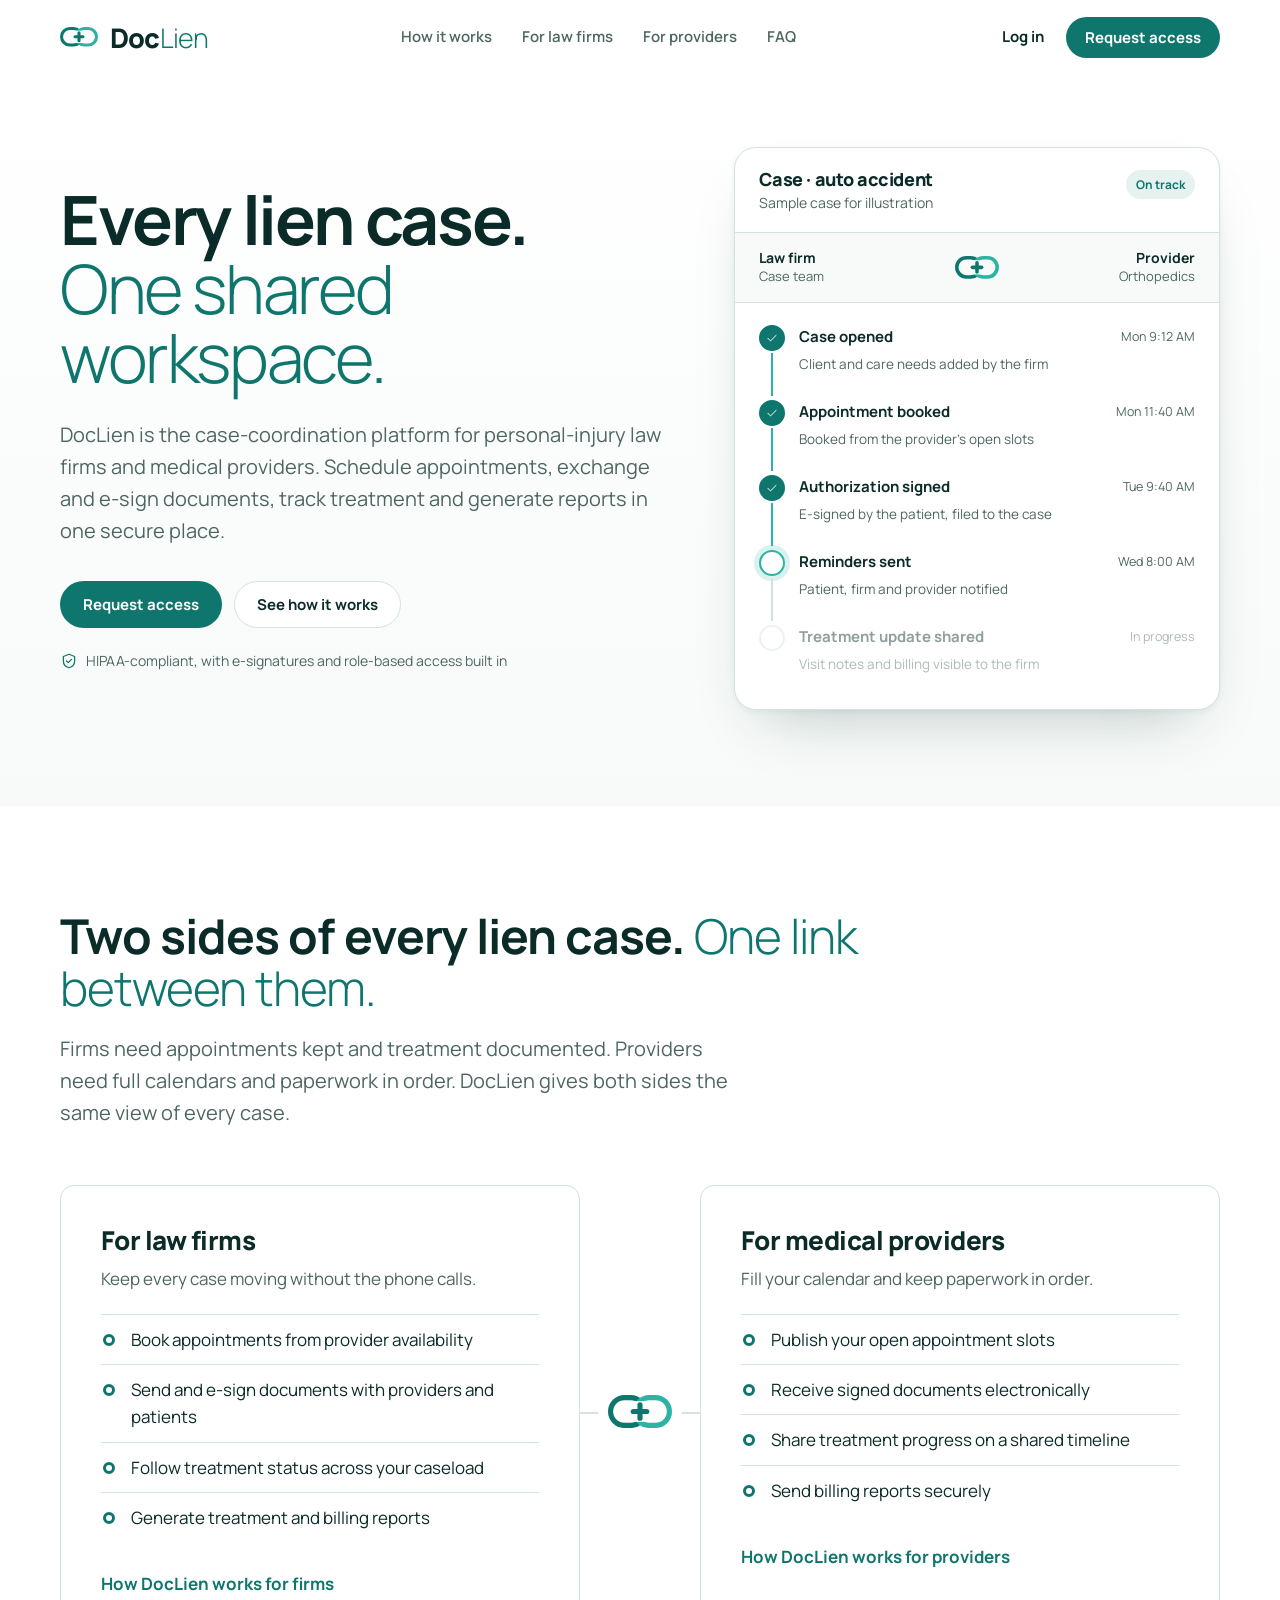
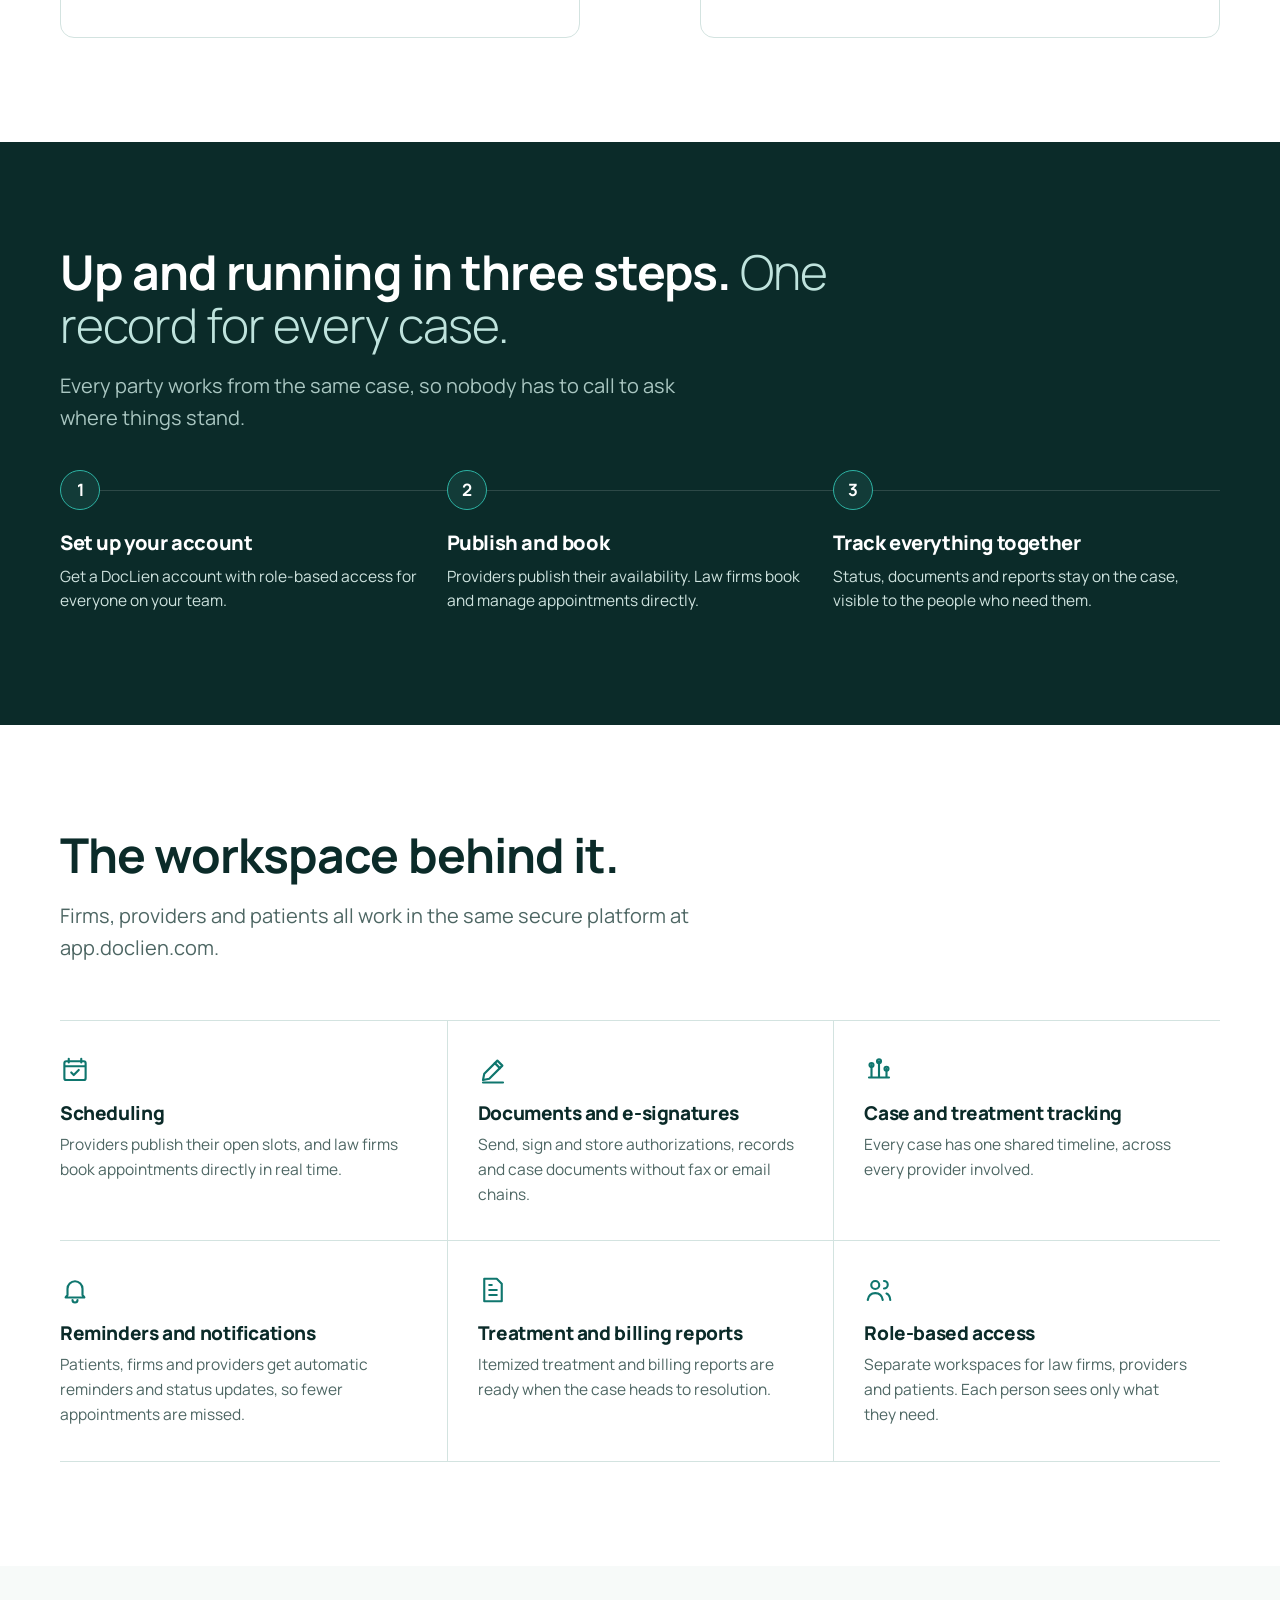
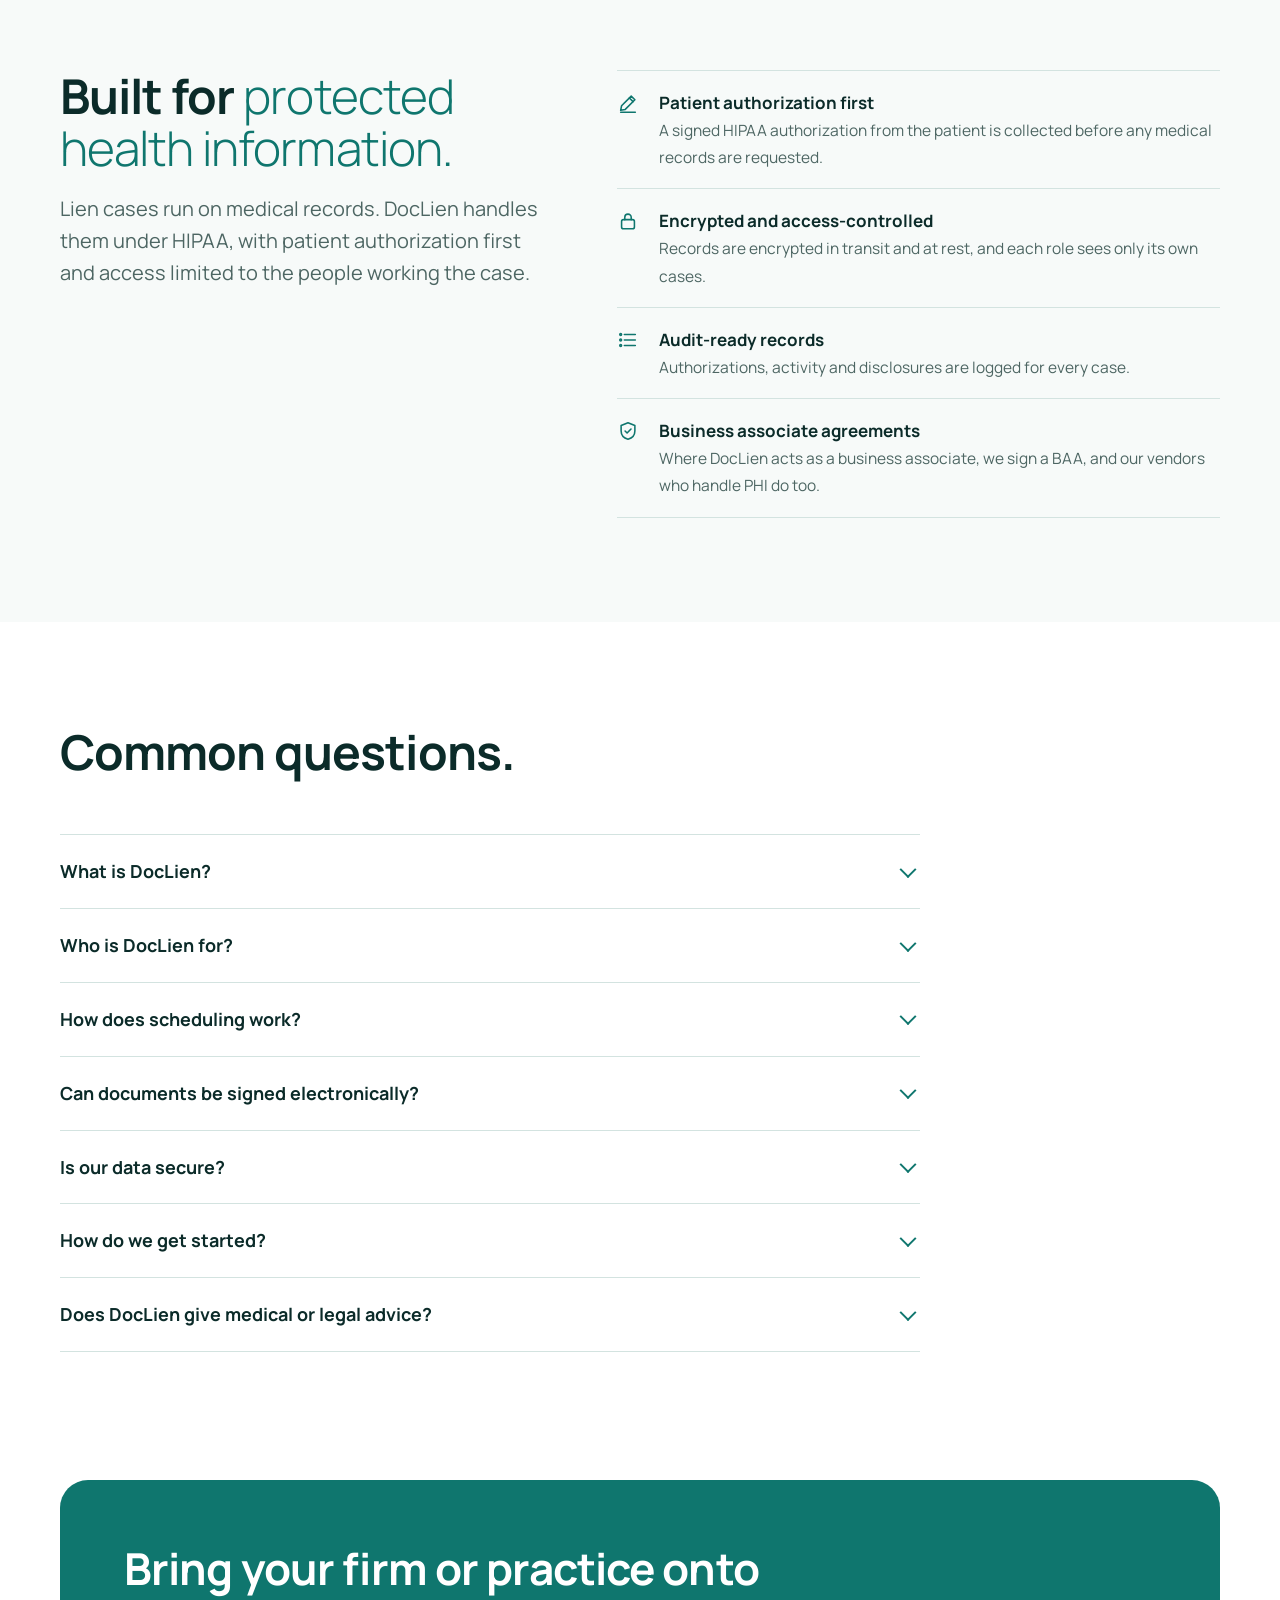
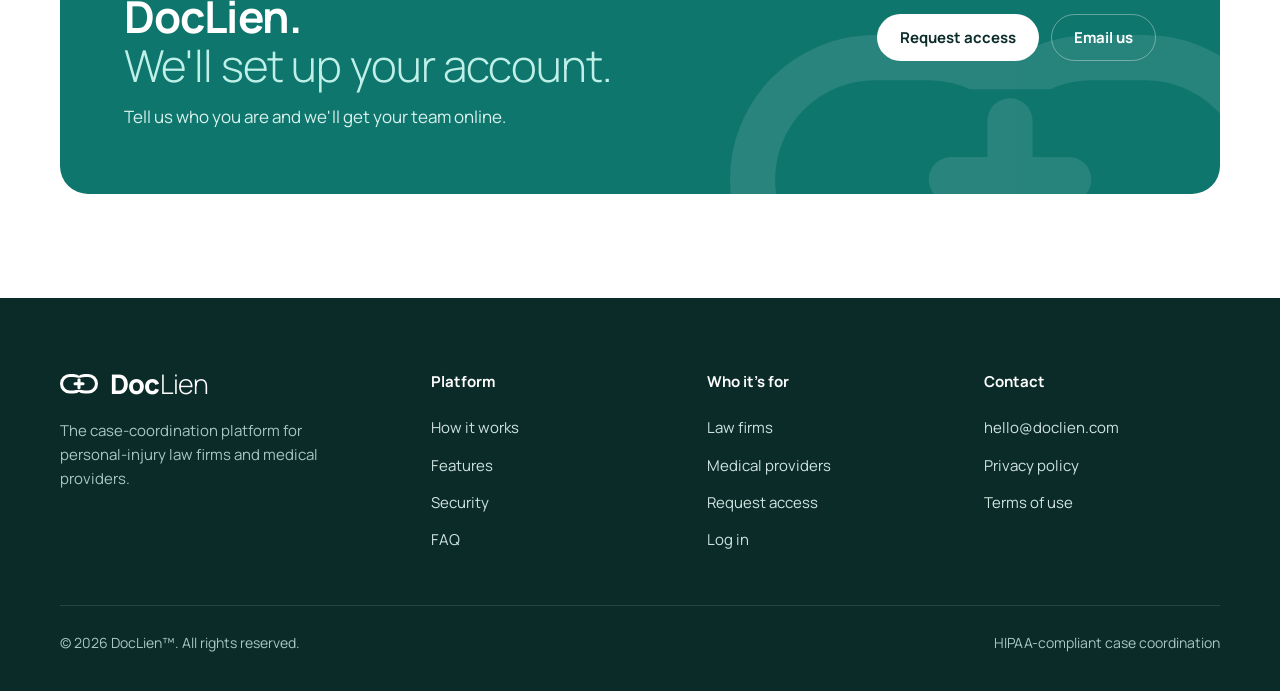
<file: index.html>
<!doctype html>
<html lang="en">
<head>
<meta charset="utf-8">
<meta name="viewport" content="width=device-width,initial-scale=1">
<title>DocLien — Case coordination for personal-injury law firms and medical providers</title>
<meta name="description" content="DocLien is the case-coordination platform for personal-injury law firms and medical providers. Scheduling, document exchange, e-signatures, treatment tracking and reports in one secure workspace.">
<link rel="canonical" href="https://doclien.com/">
<meta property="og:type" content="website"><meta property="og:site_name" content="DocLien">
<meta property="og:title" content="DocLien — Case coordination for personal-injury law firms and medical providers"><meta property="og:description" content="DocLien is the case-coordination platform for personal-injury law firms and medical providers. Scheduling, document exchange, e-signatures, treatment tracking and reports in one secure workspace.">
<meta property="og:url" content="https://doclien.com/"><meta property="og:image" content="https://doclien.com/assets/og.png">
<meta name="theme-color" content="#0F766E">
<link rel="icon" href="/favicon.ico" sizes="32x32">
<link rel="icon" href="/favicon.svg" type="image/svg+xml">
<link rel="apple-touch-icon" href="/apple-touch-icon.png">
<link rel="manifest" href="/site.webmanifest">
<link rel="preload" href="/assets/fonts/manrope.woff2" as="font" type="font/woff2" crossorigin>
<link rel="stylesheet" href="styles.css">
<script type="application/ld+json">{"@context": "https://schema.org", "@type": "Organization", "name": "DocLien", "url": "https://doclien.com/", "logo": "https://doclien.com/favicon-512.png", "email": "hello@doclien.com", "description": "DocLien is the case-coordination platform for personal-injury law firms and medical providers: scheduling, documents, e-signatures, treatment tracking and reports in one secure workspace."}</script>
</head>
<body>
<a class="skip" href="#main">Skip to content</a>
<header class="hdr"><div class="wrap">
<a class="logo" href="index.html" aria-label="DocLien home"><svg class="" viewBox="1 8 62 32" aria-hidden="true" focusable="false"><mask id="dlm6" maskUnits="userSpaceOnUse" x="0" y="0" width="64" height="48"><rect x="0" y="0" width="64" height="48" fill="#fff"/><path d="M32 14V34" stroke="#000" stroke-width="14"/><path d="M22 24H42" stroke="#000" stroke-width="14"/></mask><g mask="url(#dlm6)"><rect x="3.5" y="10.5" width="33" height="27" rx="13.5" fill="none" stroke="#0F766E" stroke-width="5"/><rect x="27.5" y="10.5" width="33" height="27" rx="13.5" fill="none" stroke="#2DB3A4" stroke-width="5"/></g><path d="M32 17.5V30.5" stroke="#0F766E" stroke-width="5" stroke-linecap="round"/><path d="M25.5 24H38.5" stroke="#0F766E" stroke-width="5" stroke-linecap="round"/></svg><span class="wm"><b>Doc</b><span>Lien</span></span></a>
<nav class="nav" aria-label="Main"><a href="index.html#how-it-works">How it works</a><a href="attorneys.html">For law firms</a><a href="providers.html">For providers</a><a href="index.html#faq">FAQ</a></nav>
<div class="hdr-cta"><a class="login" href="https://app.doclien.com">Log in</a><a class="btn btn-primary" href="request-access.html">Request access</a>
<button class="burger" aria-label="Menu" aria-expanded="false" aria-controls="mnav"><span></span></button></div>
</div>
<nav class="mnav" id="mnav" aria-label="Mobile"><a href="index.html#how-it-works">How it works</a><a href="attorneys.html">For law firms</a><a href="providers.html">For providers</a><a href="index.html#faq">FAQ</a><a href="https://app.doclien.com">Log in</a><a class="btn btn-primary" href="request-access.html">Request access</a></nav>
</header>
<main id="main">

<section class="hero"><div class="wrap">
<div>
<h1 class="dl-h"><span class="heavy">Every lien case.</span><span class="light">One shared workspace.</span></h1>
<p class="lede">DocLien is the case-coordination platform for personal-injury law firms and medical providers. Schedule appointments, exchange and e-sign documents, track treatment and generate reports in one secure place.</p>
<div class="hero-ctas"><a class="btn btn-primary" href="request-access.html">Request access</a><a class="btn btn-ghost" href="#how-it-works">See how it works</a></div>
<p class="hero-note"><svg class="" viewBox="0 0 24 24" fill="none" stroke="currentColor" stroke-width="1.7" stroke-linecap="round" stroke-linejoin="round" aria-hidden="true"><path d="M12 3 4.5 6v6c0 4.4 3.2 7.8 7.5 9 4.3-1.2 7.5-4.6 7.5-9V6z"/><path d="m8.8 12 2.2 2.2 4.3-4.4"/></svg>HIPAA-compliant, with e-signatures and role-based access built in</p>
</div>
<div class="case" role="img" aria-label="Example of a DocLien case timeline: case opened, appointment booked, authorization signed, reminders sent, treatment update shared.">
<div class="case-top"><div><h3>Case · auto accident</h3><p>Sample case for illustration</p></div><span class="tag">On track</span></div>
<div class="parties"><div class="party"><b>Law firm</b><span>Case team</span></div><svg class="" viewBox="1 8 62 32" aria-hidden="true" focusable="false"><mask id="dlm1" maskUnits="userSpaceOnUse" x="0" y="0" width="64" height="48"><rect x="0" y="0" width="64" height="48" fill="#fff"/><path d="M32 14V34" stroke="#000" stroke-width="14"/><path d="M22 24H42" stroke="#000" stroke-width="14"/></mask><g mask="url(#dlm1)"><rect x="3.5" y="10.5" width="33" height="27" rx="13.5" fill="none" stroke="#0F766E" stroke-width="5"/><rect x="27.5" y="10.5" width="33" height="27" rx="13.5" fill="none" stroke="#2DB3A4" stroke-width="5"/></g><path d="M32 17.5V30.5" stroke="#0F766E" stroke-width="5" stroke-linecap="round"/><path d="M25.5 24H38.5" stroke="#0F766E" stroke-width="5" stroke-linecap="round"/></svg><div class="party r"><b>Provider</b><span>Orthopedics</span></div></div>
<ol class="steps">
<li class="done"><span class="dot"><svg class="" viewBox="0 0 24 24" fill="none" stroke="currentColor" stroke-width="1.7" stroke-linecap="round" stroke-linejoin="round" aria-hidden="true"><path d="m5 12.5 4.5 4.5L19 7.5"/></svg></span><div><b>Case opened</b><span>Client and care needs added by the firm</span></div><time>Mon 9:12 AM</time></li>
<li class="done"><span class="dot"><svg class="" viewBox="0 0 24 24" fill="none" stroke="currentColor" stroke-width="1.7" stroke-linecap="round" stroke-linejoin="round" aria-hidden="true"><path d="m5 12.5 4.5 4.5L19 7.5"/></svg></span><div><b>Appointment booked</b><span>Booked from the provider's open slots</span></div><time>Mon 11:40 AM</time></li>
<li class="done"><span class="dot"><svg class="" viewBox="0 0 24 24" fill="none" stroke="currentColor" stroke-width="1.7" stroke-linecap="round" stroke-linejoin="round" aria-hidden="true"><path d="m5 12.5 4.5 4.5L19 7.5"/></svg></span><div><b>Authorization signed</b><span>E-signed by the patient, filed to the case</span></div><time>Tue 9:40 AM</time></li>
<li class="done"><span class="dot"><svg class="" viewBox="0 0 24 24" fill="none" stroke="currentColor" stroke-width="1.7" stroke-linecap="round" stroke-linejoin="round" aria-hidden="true"><path d="m5 12.5 4.5 4.5L19 7.5"/></svg></span><div><b>Reminders sent</b><span>Patient, firm and provider notified</span></div><time>Wed 8:00 AM</time></li>
<li class="now"><span class="dot"><svg class="" viewBox="0 0 24 24" fill="none" stroke="currentColor" stroke-width="1.7" stroke-linecap="round" stroke-linejoin="round" aria-hidden="true"><path d="m5 12.5 4.5 4.5L19 7.5"/></svg></span><div><b>Treatment update shared</b><span>Visit notes and billing visible to the firm</span></div><time>In progress</time></li>
</ol>
</div>
</div></section>

<section class="sec"><div class="wrap">
<div class="sec-head"><h2 class="h2">Two sides of every lien case. <span class="light">One link between them.</span></h2>
<p class="lede">Firms need appointments kept and treatment documented. Providers need full calendars and paperwork in order. DocLien gives both sides the same view of every case.</p></div>
<div class="sides">
<div class="side"><h3>For law firms</h3><p>Keep every case moving without the phone calls.</p>
<ul><li>Book appointments from provider availability</li><li>Send and e-sign documents with providers and patients</li><li>Follow treatment status across your caseload</li><li>Generate treatment and billing reports</li></ul>
<a class="more" href="attorneys.html">How DocLien works for firms</a></div>
<div class="link"><span><svg class="" viewBox="1 8 62 32" aria-hidden="true" focusable="false"><mask id="dlm2" maskUnits="userSpaceOnUse" x="0" y="0" width="64" height="48"><rect x="0" y="0" width="64" height="48" fill="#fff"/><path d="M32 14V34" stroke="#000" stroke-width="14"/><path d="M22 24H42" stroke="#000" stroke-width="14"/></mask><g mask="url(#dlm2)"><rect x="3.5" y="10.5" width="33" height="27" rx="13.5" fill="none" stroke="#0F766E" stroke-width="5"/><rect x="27.5" y="10.5" width="33" height="27" rx="13.5" fill="none" stroke="#2DB3A4" stroke-width="5"/></g><path d="M32 17.5V30.5" stroke="#0F766E" stroke-width="5" stroke-linecap="round"/><path d="M25.5 24H38.5" stroke="#0F766E" stroke-width="5" stroke-linecap="round"/></svg></span></div>
<div class="side prov"><h3>For medical providers</h3><p>Fill your calendar and keep paperwork in order.</p>
<ul><li>Publish your open appointment slots</li><li>Receive signed documents electronically</li><li>Share treatment progress on a shared timeline</li><li>Send billing reports securely</li></ul>
<a class="more" href="providers.html">How DocLien works for providers</a></div>
</div>
</div></section>

<section class="sec dark" id="how-it-works"><div class="wrap">
<div class="sec-head"><h2 class="h2">Up and running in three steps. <span class="light">One record for every case.</span></h2>
<p class="lede">Every party works from the same case, so nobody has to call to ask where things stand.</p></div>
<ol class="flow flow3">
<li><h3>Set up your account</h3><p>Get a DocLien account with role-based access for everyone on your team.</p></li>
<li><h3>Publish and book</h3><p>Providers publish their availability. Law firms book and manage appointments directly.</p></li>
<li><h3>Track everything together</h3><p>Status, documents and reports stay on the case, visible to the people who need them.</p></li>
</ol>
</div></section>

<section class="sec" id="platform"><div class="wrap">
<div class="sec-head"><h2 class="h2">The workspace behind it.</h2>
<p class="lede">Firms, providers and patients all work in the same secure platform at app.doclien.com.</p></div>
<div class="feats"><div class="feat"><svg class="" viewBox="0 0 24 24" fill="none" stroke="currentColor" stroke-width="1.7" stroke-linecap="round" stroke-linejoin="round" aria-hidden="true"><path d="M7 3v3M17 3v3M3.5 9h17M5 5h14a1.5 1.5 0 0 1 1.5 1.5v12A1.5 1.5 0 0 1 19 20H5a1.5 1.5 0 0 1-1.5-1.5v-12A1.5 1.5 0 0 1 5 5z"/><path d="m9 14 2 2 4-4"/></svg><h3>Scheduling</h3><p>Providers publish their open slots, and law firms book appointments directly in real time.</p></div><div class="feat"><svg class="" viewBox="0 0 24 24" fill="none" stroke="currentColor" stroke-width="1.7" stroke-linecap="round" stroke-linejoin="round" aria-hidden="true"><path d="M15.5 4.5l4 4L9 19l-5 1 1-5z"/><path d="M13.5 6.5l4 4M4 22h16"/></svg><h3>Documents and e-signatures</h3><p>Send, sign and store authorizations, records and case documents without fax or email chains.</p></div><div class="feat"><svg class="" viewBox="0 0 24 24" fill="none" stroke="currentColor" stroke-width="1.7" stroke-linecap="round" stroke-linejoin="round" aria-hidden="true"><path d="M4 18h16M6 18V8M12 18V5M18 18v-7"/><circle cx="6" cy="8" r="1.6"/><circle cx="12" cy="5" r="1.6"/><circle cx="18" cy="11" r="1.6"/></svg><h3>Case and treatment tracking</h3><p>Every case has one shared timeline, across every provider involved.</p></div><div class="feat"><svg class="" viewBox="0 0 24 24" fill="none" stroke="currentColor" stroke-width="1.7" stroke-linecap="round" stroke-linejoin="round" aria-hidden="true"><path d="M6 16V11a6 6 0 0 1 12 0v5l1.5 2h-15z"/><path d="M10 20a2 2 0 0 0 4 0"/></svg><h3>Reminders and notifications</h3><p>Patients, firms and providers get automatic reminders and status updates, so fewer appointments are missed.</p></div><div class="feat"><svg class="" viewBox="0 0 24 24" fill="none" stroke="currentColor" stroke-width="1.7" stroke-linecap="round" stroke-linejoin="round" aria-hidden="true"><path d="M5 3h10l4 4v14H5z"/><path d="M9 12h6M9 16h6M9 8h2"/></svg><h3>Treatment and billing reports</h3><p>Itemized treatment and billing reports are ready when the case heads to resolution.</p></div><div class="feat"><svg class="" viewBox="0 0 24 24" fill="none" stroke="currentColor" stroke-width="1.7" stroke-linecap="round" stroke-linejoin="round" aria-hidden="true"><circle cx="9" cy="8" r="3.2"/><path d="M3 20c.6-3.5 3-5.5 6-5.5s5.4 2 6 5.5"/><path d="M16 4.8a3 3 0 0 1 0 6M18 14.8c1.7.7 2.8 2.4 3 5.2"/></svg><h3>Role-based access</h3><p>Separate workspaces for law firms, providers and patients. Each person sees only what they need.</p></div></div>
</div></section>

<section class="sec paper" id="security"><div class="wrap secure">
<div><h2 class="h2">Built for <span class="light">protected health information.</span></h2>
<p class="lede" style="margin-top:18px">Lien cases run on medical records. DocLien handles them under HIPAA, with patient authorization first and access limited to the people working the case.</p></div>
<ul class="checks">
<li><svg class="" viewBox="0 0 24 24" fill="none" stroke="currentColor" stroke-width="1.7" stroke-linecap="round" stroke-linejoin="round" aria-hidden="true"><path d="M15.5 4.5l4 4L9 19l-5 1 1-5z"/><path d="M13.5 6.5l4 4M4 22h16"/></svg><div><b>Patient authorization first</b><span>A signed HIPAA authorization from the patient is collected before any medical records are requested.</span></div></li>
<li><svg class="" viewBox="0 0 24 24" fill="none" stroke="currentColor" stroke-width="1.7" stroke-linecap="round" stroke-linejoin="round" aria-hidden="true"><rect x="5" y="10.5" width="14" height="10" rx="2"/><path d="M8.5 10.5V8a3.5 3.5 0 0 1 7 0v2.5"/></svg><div><b>Encrypted and access-controlled</b><span>Records are encrypted in transit and at rest, and each role sees only its own cases.</span></div></li>
<li><svg class="" viewBox="0 0 24 24" fill="none" stroke="currentColor" stroke-width="1.7" stroke-linecap="round" stroke-linejoin="round" aria-hidden="true"><path d="M8 6h12M8 12h12M8 18h12"/><circle cx="4" cy="6" r="1"/><circle cx="4" cy="12" r="1"/><circle cx="4" cy="18" r="1"/></svg><div><b>Audit-ready records</b><span>Authorizations, activity and disclosures are logged for every case.</span></div></li>
<li><svg class="" viewBox="0 0 24 24" fill="none" stroke="currentColor" stroke-width="1.7" stroke-linecap="round" stroke-linejoin="round" aria-hidden="true"><path d="M12 3 4.5 6v6c0 4.4 3.2 7.8 7.5 9 4.3-1.2 7.5-4.6 7.5-9V6z"/><path d="m8.8 12 2.2 2.2 4.3-4.4"/></svg><div><b>Business associate agreements</b><span>Where DocLien acts as a business associate, we sign a BAA, and our vendors who handle PHI do too.</span></div></li>
</ul>
</div></section>

<section class="sec" id="faq"><div class="wrap">
<div class="sec-head"><h2 class="h2">Common questions.</h2></div>
<div class="faq"><details><summary>What is DocLien?</summary><p>DocLien is a case-coordination platform for personal-injury law firms and medical providers. Scheduling, document exchange, e-signatures, treatment tracking and reports all live in one secure workspace.</p></details><details><summary>Who is DocLien for?</summary><p>Law firms that handle personal-injury cases, and the medical providers who treat their clients. Patients also get their own access to sign documents and receive reminders.</p></details><details><summary>How does scheduling work?</summary><p>Providers publish their open appointment slots. Law firms book and manage appointments directly from that availability, and everyone sees the same calendar.</p></details><details><summary>Can documents be signed electronically?</summary><p>Yes. E-signatures are built in, so authorizations and case documents can be sent, signed and stored on the case without printing or faxing.</p></details><details><summary>Is our data secure?</summary><p>DocLien handles protected health information under HIPAA. Data is encrypted in transit and at rest, access is role-based, and activity is logged for every case.</p></details><details><summary>How do we get started?</summary><p>Request access and tell us about your firm or practice. Our team will set up your account and add your users.</p></details><details><summary>Does DocLien give medical or legal advice?</summary><p>No. DocLien provides coordination and administrative tools only. Clinical decisions are made by treating providers, and legal advice comes from the client's attorney.</p></details></div>
</div></section>
<script type="application/ld+json">{"@context": "https://schema.org", "@type": "FAQPage", "mainEntity": [{"@type": "Question", "name": "What is DocLien?", "acceptedAnswer": {"@type": "Answer", "text": "DocLien is a case-coordination platform for personal-injury law firms and medical providers. Scheduling, document exchange, e-signatures, treatment tracking and reports all live in one secure workspace."}}, {"@type": "Question", "name": "Who is DocLien for?", "acceptedAnswer": {"@type": "Answer", "text": "Law firms that handle personal-injury cases, and the medical providers who treat their clients. Patients also get their own access to sign documents and receive reminders."}}, {"@type": "Question", "name": "How does scheduling work?", "acceptedAnswer": {"@type": "Answer", "text": "Providers publish their open appointment slots. Law firms book and manage appointments directly from that availability, and everyone sees the same calendar."}}, {"@type": "Question", "name": "Can documents be signed electronically?", "acceptedAnswer": {"@type": "Answer", "text": "Yes. E-signatures are built in, so authorizations and case documents can be sent, signed and stored on the case without printing or faxing."}}, {"@type": "Question", "name": "Is our data secure?", "acceptedAnswer": {"@type": "Answer", "text": "DocLien handles protected health information under HIPAA. Data is encrypted in transit and at rest, access is role-based, and activity is logged for every case."}}, {"@type": "Question", "name": "How do we get started?", "acceptedAnswer": {"@type": "Answer", "text": "Request access and tell us about your firm or practice. Our team will set up your account and add your users."}}, {"@type": "Question", "name": "Does DocLien give medical or legal advice?", "acceptedAnswer": {"@type": "Answer", "text": "No. DocLien provides coordination and administrative tools only. Clinical decisions are made by treating providers, and legal advice comes from the client's attorney."}}]}</script>
<section class="sec" style="padding-top:24px"><div class="wrap"><div class="cta"><svg class="mark-bg" viewBox="1 8 62 32" aria-hidden="true" focusable="false"><mask id="dlm3" maskUnits="userSpaceOnUse" x="0" y="0" width="64" height="48"><rect x="0" y="0" width="64" height="48" fill="#fff"/><path d="M32 14V34" stroke="#000" stroke-width="14"/><path d="M22 24H42" stroke="#000" stroke-width="14"/></mask><g mask="url(#dlm3)"><rect x="3.5" y="10.5" width="33" height="27" rx="13.5" fill="none" stroke="#FFFFFF" stroke-width="5"/><rect x="27.5" y="10.5" width="33" height="27" rx="13.5" fill="none" stroke="#FFFFFF" stroke-width="5"/></g><path d="M32 17.5V30.5" stroke="#FFFFFF" stroke-width="5" stroke-linecap="round"/><path d="M25.5 24H38.5" stroke="#FFFFFF" stroke-width="5" stroke-linecap="round"/></svg>
<div><h2>Bring your firm or practice onto DocLien.<span class="light">We'll set up your account.</span></h2><p>Tell us who you are and we'll get your team online.</p></div>
<div class="cta-btns"><a class="btn btn-light" href="request-access.html">Request access</a><a class="btn btn-line-light" href="mailto:hello@doclien.com">Email us</a></div>
</div></div></section>
</main>
<footer class="ftr"><div class="wrap">
<div class="top">
<div class="brand"><a class="logo on-dark" href="index.html" aria-label="DocLien home"><svg class="" viewBox="1 8 62 32" aria-hidden="true" focusable="false"><mask id="dlm7" maskUnits="userSpaceOnUse" x="0" y="0" width="64" height="48"><rect x="0" y="0" width="64" height="48" fill="#fff"/><path d="M32 14V34" stroke="#000" stroke-width="14"/><path d="M22 24H42" stroke="#000" stroke-width="14"/></mask><g mask="url(#dlm7)"><rect x="3.5" y="10.5" width="33" height="27" rx="13.5" fill="none" stroke="#FFFFFF" stroke-width="5"/><rect x="27.5" y="10.5" width="33" height="27" rx="13.5" fill="none" stroke="#FFFFFF" stroke-width="5"/></g><path d="M32 17.5V30.5" stroke="#FFFFFF" stroke-width="5" stroke-linecap="round"/><path d="M25.5 24H38.5" stroke="#FFFFFF" stroke-width="5" stroke-linecap="round"/></svg><span class="wm"><b>Doc</b><span>Lien</span></span></a><p>The case-coordination platform for personal-injury law firms and medical providers.</p></div>
<div><h4>Platform</h4><ul><li><a href="index.html#how-it-works">How it works</a></li><li><a href="index.html#platform">Features</a></li><li><a href="index.html#security">Security</a></li><li><a href="index.html#faq">FAQ</a></li></ul></div>
<div><h4>Who it's for</h4><ul><li><a href="attorneys.html">Law firms</a></li><li><a href="providers.html">Medical providers</a></li><li><a href="request-access.html">Request access</a></li><li><a href="https://app.doclien.com">Log in</a></li></ul></div>
<div><h4>Contact</h4><ul><li><a href="mailto:hello@doclien.com">hello@doclien.com</a></li><li><a href="privacy.html">Privacy policy</a></li><li><a href="terms.html">Terms of use</a></li></ul></div>
</div>
<div class="bottom"><span>© 2026 DocLien™. All rights reserved.</span><span>HIPAA-compliant case coordination</span></div>
</div></footer>
<script src="site.js" defer></script>
</body>
</html>
</file>
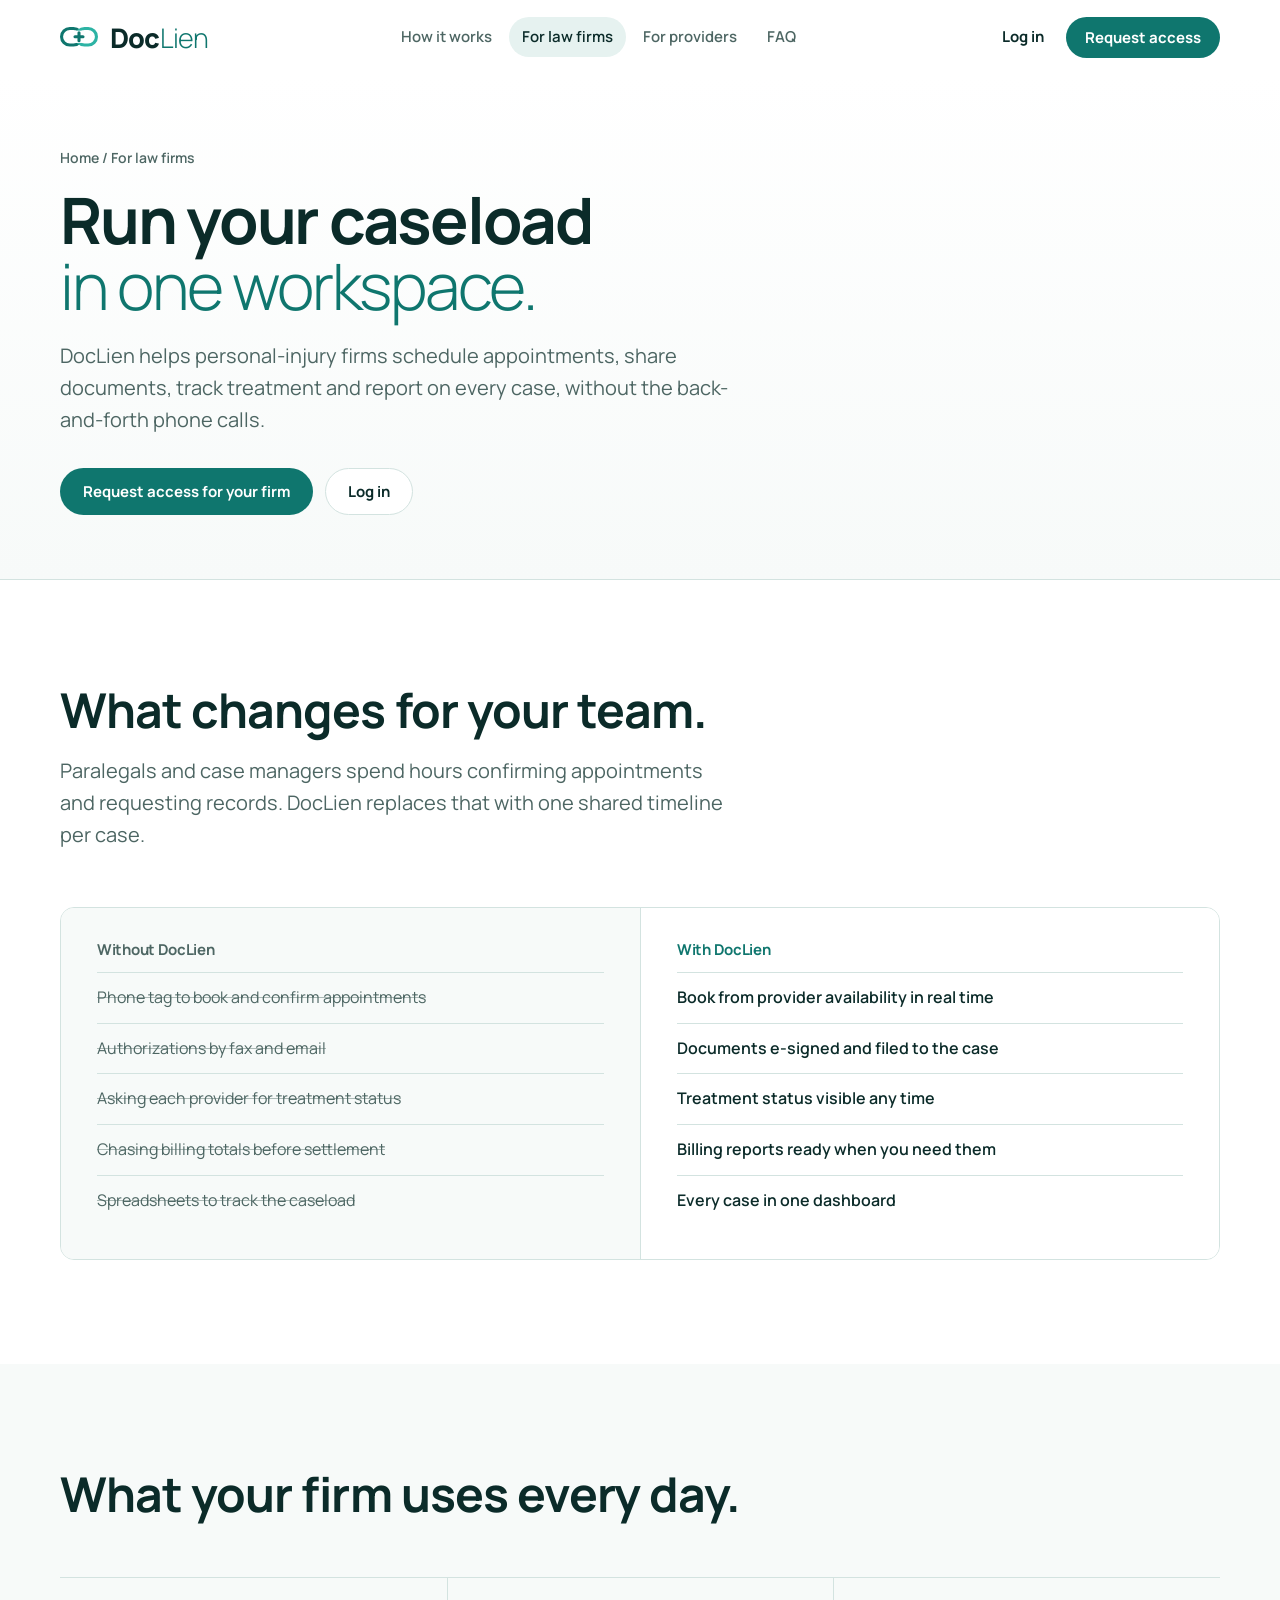
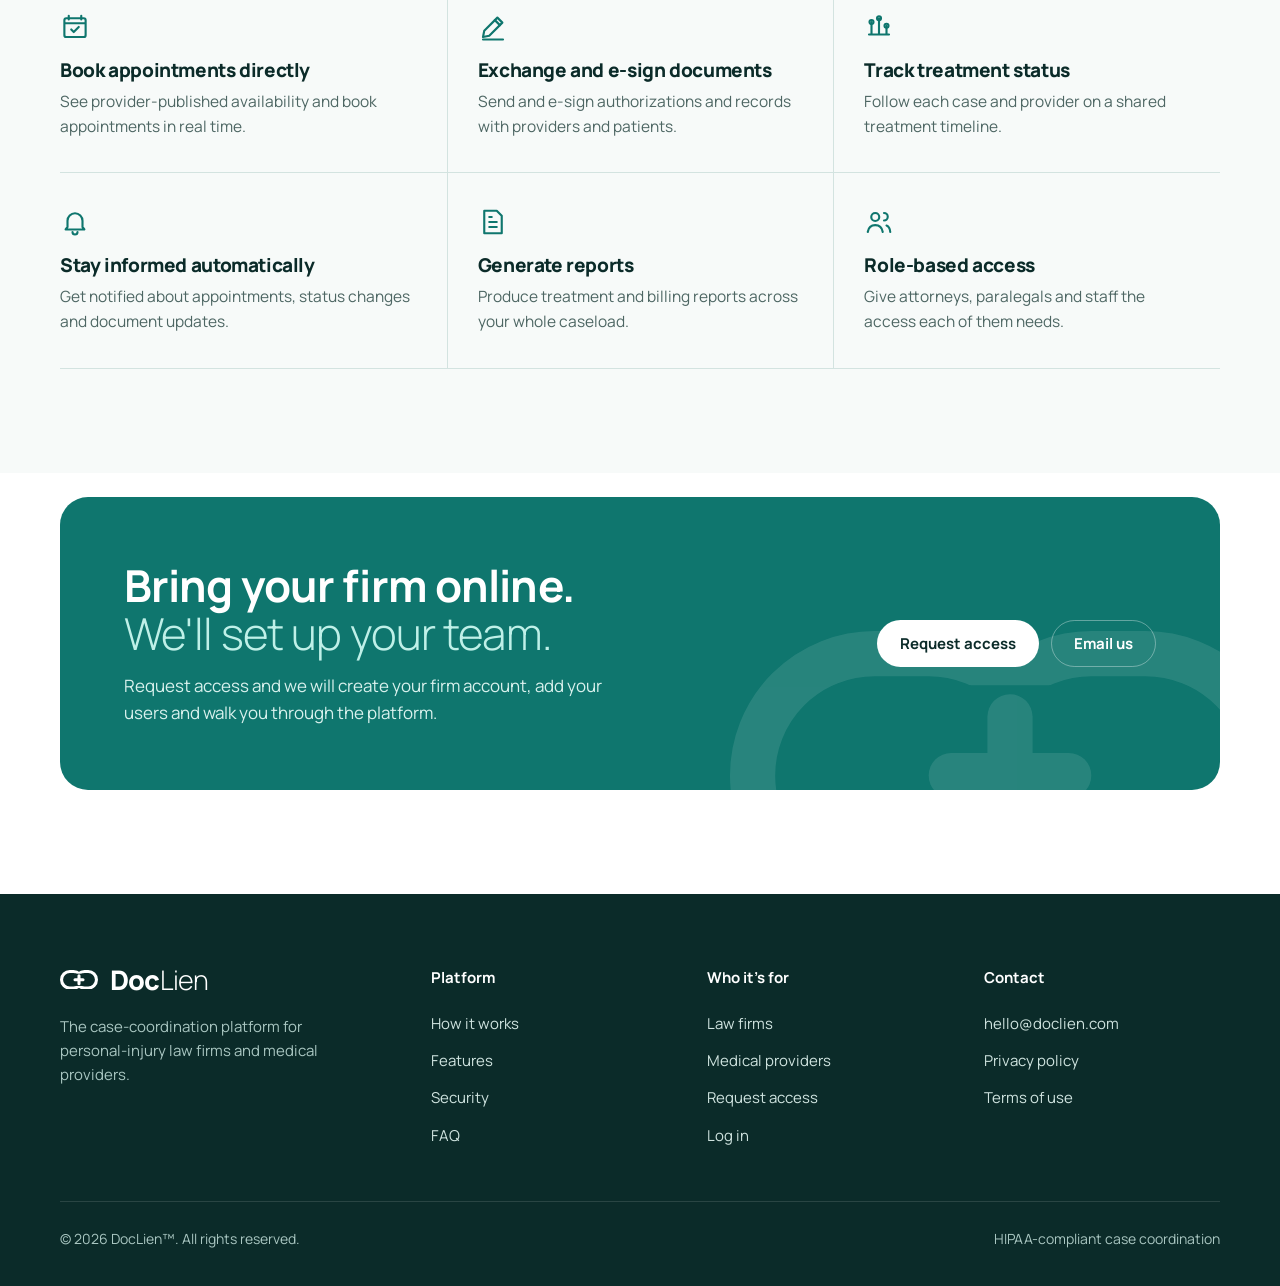
<file: attorneys.html>
<!doctype html>
<html lang="en">
<head>
<meta charset="utf-8">
<meta name="viewport" content="width=device-width,initial-scale=1">
<title>DocLien for law firms — Scheduling, documents and reports in one workspace</title>
<meta name="description" content="Book appointments from provider availability, exchange and e-sign documents, track treatment and generate reports across your personal-injury caseload.">
<link rel="canonical" href="https://doclien.com/attorneys">
<meta property="og:type" content="website"><meta property="og:site_name" content="DocLien">
<meta property="og:title" content="DocLien for law firms — Scheduling, documents and reports in one workspace"><meta property="og:description" content="Book appointments from provider availability, exchange and e-sign documents, track treatment and generate reports across your personal-injury caseload.">
<meta property="og:url" content="https://doclien.com/attorneys"><meta property="og:image" content="https://doclien.com/assets/og.png">
<meta name="theme-color" content="#0F766E">
<link rel="icon" href="/favicon.ico" sizes="32x32">
<link rel="icon" href="/favicon.svg" type="image/svg+xml">
<link rel="apple-touch-icon" href="/apple-touch-icon.png">
<link rel="manifest" href="/site.webmanifest">
<link rel="preload" href="/assets/fonts/manrope.woff2" as="font" type="font/woff2" crossorigin>
<link rel="stylesheet" href="styles.css">

</head>
<body>
<a class="skip" href="#main">Skip to content</a>
<header class="hdr"><div class="wrap">
<a class="logo" href="index.html" aria-label="DocLien home"><svg class="" viewBox="1 8 62 32" aria-hidden="true" focusable="false"><mask id="dlm8" maskUnits="userSpaceOnUse" x="0" y="0" width="64" height="48"><rect x="0" y="0" width="64" height="48" fill="#fff"/><path d="M32 14V34" stroke="#000" stroke-width="14"/><path d="M22 24H42" stroke="#000" stroke-width="14"/></mask><g mask="url(#dlm8)"><rect x="3.5" y="10.5" width="33" height="27" rx="13.5" fill="none" stroke="#0F766E" stroke-width="5"/><rect x="27.5" y="10.5" width="33" height="27" rx="13.5" fill="none" stroke="#2DB3A4" stroke-width="5"/></g><path d="M32 17.5V30.5" stroke="#0F766E" stroke-width="5" stroke-linecap="round"/><path d="M25.5 24H38.5" stroke="#0F766E" stroke-width="5" stroke-linecap="round"/></svg><span class="wm"><b>Doc</b><span>Lien</span></span></a>
<nav class="nav" aria-label="Main"><a href="index.html#how-it-works">How it works</a><a href="attorneys.html" aria-current=page>For law firms</a><a href="providers.html">For providers</a><a href="index.html#faq">FAQ</a></nav>
<div class="hdr-cta"><a class="login" href="https://app.doclien.com">Log in</a><a class="btn btn-primary" href="request-access.html">Request access</a>
<button class="burger" aria-label="Menu" aria-expanded="false" aria-controls="mnav"><span></span></button></div>
</div>
<nav class="mnav" id="mnav" aria-label="Mobile"><a href="index.html#how-it-works">How it works</a><a href="attorneys.html">For law firms</a><a href="providers.html">For providers</a><a href="index.html#faq">FAQ</a><a href="https://app.doclien.com">Log in</a><a class="btn btn-primary" href="request-access.html">Request access</a></nav>
</header>
<main id="main">

<section class="phero"><div class="wrap">
<p class="crumb"><a href="index.html">Home</a> / For law firms</p>
<h1 class="dl-h"><span class="heavy">Run your caseload</span><span class="light">in one workspace.</span></h1>
<p class="lede">DocLien helps personal-injury firms schedule appointments, share documents, track treatment and report on every case, without the back-and-forth phone calls.</p>
<div class="hero-ctas"><a class="btn btn-primary" href="request-access.html?role=firm">Request access for your firm</a><a class="btn btn-ghost" href="https://app.doclien.com">Log in</a></div>
</div></section>

<section class="sec"><div class="wrap">
<div class="sec-head"><h2 class="h2">What changes for your team.</h2>
<p class="lede">Paralegals and case managers spend hours confirming appointments and requesting records. DocLien replaces that with one shared timeline per case.</p></div>
<div class="swap">
<div class="was"><h3>Without DocLien</h3><ul><li>Phone tag to book and confirm appointments</li><li>Authorizations by fax and email</li><li>Asking each provider for treatment status</li><li>Chasing billing totals before settlement</li><li>Spreadsheets to track the caseload</li></ul></div>
<div class="now"><h3>With DocLien</h3><ul><li>Book from provider availability in real time</li><li>Documents e-signed and filed to the case</li><li>Treatment status visible any time</li><li>Billing reports ready when you need them</li><li>Every case in one dashboard</li></ul></div>
</div>
</div></section>

<section class="sec paper"><div class="wrap">
<div class="sec-head"><h2 class="h2">What your firm uses every day.</h2></div>
<div class="feats">
<div class="feat"><svg class="" viewBox="0 0 24 24" fill="none" stroke="currentColor" stroke-width="1.7" stroke-linecap="round" stroke-linejoin="round" aria-hidden="true"><path d="M7 3v3M17 3v3M3.5 9h17M5 5h14a1.5 1.5 0 0 1 1.5 1.5v12A1.5 1.5 0 0 1 19 20H5a1.5 1.5 0 0 1-1.5-1.5v-12A1.5 1.5 0 0 1 5 5z"/><path d="m9 14 2 2 4-4"/></svg><h3>Book appointments directly</h3><p>See provider-published availability and book appointments in real time.</p></div>
<div class="feat"><svg class="" viewBox="0 0 24 24" fill="none" stroke="currentColor" stroke-width="1.7" stroke-linecap="round" stroke-linejoin="round" aria-hidden="true"><path d="M15.5 4.5l4 4L9 19l-5 1 1-5z"/><path d="M13.5 6.5l4 4M4 22h16"/></svg><h3>Exchange and e-sign documents</h3><p>Send and e-sign authorizations and records with providers and patients.</p></div>
<div class="feat"><svg class="" viewBox="0 0 24 24" fill="none" stroke="currentColor" stroke-width="1.7" stroke-linecap="round" stroke-linejoin="round" aria-hidden="true"><path d="M4 18h16M6 18V8M12 18V5M18 18v-7"/><circle cx="6" cy="8" r="1.6"/><circle cx="12" cy="5" r="1.6"/><circle cx="18" cy="11" r="1.6"/></svg><h3>Track treatment status</h3><p>Follow each case and provider on a shared treatment timeline.</p></div>
<div class="feat"><svg class="" viewBox="0 0 24 24" fill="none" stroke="currentColor" stroke-width="1.7" stroke-linecap="round" stroke-linejoin="round" aria-hidden="true"><path d="M6 16V11a6 6 0 0 1 12 0v5l1.5 2h-15z"/><path d="M10 20a2 2 0 0 0 4 0"/></svg><h3>Stay informed automatically</h3><p>Get notified about appointments, status changes and document updates.</p></div>
<div class="feat"><svg class="" viewBox="0 0 24 24" fill="none" stroke="currentColor" stroke-width="1.7" stroke-linecap="round" stroke-linejoin="round" aria-hidden="true"><path d="M5 3h10l4 4v14H5z"/><path d="M9 12h6M9 16h6M9 8h2"/></svg><h3>Generate reports</h3><p>Produce treatment and billing reports across your whole caseload.</p></div>
<div class="feat"><svg class="" viewBox="0 0 24 24" fill="none" stroke="currentColor" stroke-width="1.7" stroke-linecap="round" stroke-linejoin="round" aria-hidden="true"><circle cx="9" cy="8" r="3.2"/><path d="M3 20c.6-3.5 3-5.5 6-5.5s5.4 2 6 5.5"/><path d="M16 4.8a3 3 0 0 1 0 6M18 14.8c1.7.7 2.8 2.4 3 5.2"/></svg><h3>Role-based access</h3><p>Give attorneys, paralegals and staff the access each of them needs.</p></div>
</div>
</div></section>
<section class="sec" style="padding-top:24px"><div class="wrap"><div class="cta"><svg class="mark-bg" viewBox="1 8 62 32" aria-hidden="true" focusable="false"><mask id="dlm4" maskUnits="userSpaceOnUse" x="0" y="0" width="64" height="48"><rect x="0" y="0" width="64" height="48" fill="#fff"/><path d="M32 14V34" stroke="#000" stroke-width="14"/><path d="M22 24H42" stroke="#000" stroke-width="14"/></mask><g mask="url(#dlm4)"><rect x="3.5" y="10.5" width="33" height="27" rx="13.5" fill="none" stroke="#FFFFFF" stroke-width="5"/><rect x="27.5" y="10.5" width="33" height="27" rx="13.5" fill="none" stroke="#FFFFFF" stroke-width="5"/></g><path d="M32 17.5V30.5" stroke="#FFFFFF" stroke-width="5" stroke-linecap="round"/><path d="M25.5 24H38.5" stroke="#FFFFFF" stroke-width="5" stroke-linecap="round"/></svg>
<div><h2>Bring your firm online.<span class="light">We'll set up your team.</span></h2><p>Request access and we will create your firm account, add your users and walk you through the platform.</p></div>
<div class="cta-btns"><a class="btn btn-light" href="request-access.html?role=firm">Request access</a><a class="btn btn-line-light" href="mailto:hello@doclien.com">Email us</a></div>
</div></div></section>
</main>
<footer class="ftr"><div class="wrap">
<div class="top">
<div class="brand"><a class="logo on-dark" href="index.html" aria-label="DocLien home"><svg class="" viewBox="1 8 62 32" aria-hidden="true" focusable="false"><mask id="dlm9" maskUnits="userSpaceOnUse" x="0" y="0" width="64" height="48"><rect x="0" y="0" width="64" height="48" fill="#fff"/><path d="M32 14V34" stroke="#000" stroke-width="14"/><path d="M22 24H42" stroke="#000" stroke-width="14"/></mask><g mask="url(#dlm9)"><rect x="3.5" y="10.5" width="33" height="27" rx="13.5" fill="none" stroke="#FFFFFF" stroke-width="5"/><rect x="27.5" y="10.5" width="33" height="27" rx="13.5" fill="none" stroke="#FFFFFF" stroke-width="5"/></g><path d="M32 17.5V30.5" stroke="#FFFFFF" stroke-width="5" stroke-linecap="round"/><path d="M25.5 24H38.5" stroke="#FFFFFF" stroke-width="5" stroke-linecap="round"/></svg><span class="wm"><b>Doc</b><span>Lien</span></span></a><p>The case-coordination platform for personal-injury law firms and medical providers.</p></div>
<div><h4>Platform</h4><ul><li><a href="index.html#how-it-works">How it works</a></li><li><a href="index.html#platform">Features</a></li><li><a href="index.html#security">Security</a></li><li><a href="index.html#faq">FAQ</a></li></ul></div>
<div><h4>Who it's for</h4><ul><li><a href="attorneys.html">Law firms</a></li><li><a href="providers.html">Medical providers</a></li><li><a href="request-access.html">Request access</a></li><li><a href="https://app.doclien.com">Log in</a></li></ul></div>
<div><h4>Contact</h4><ul><li><a href="mailto:hello@doclien.com">hello@doclien.com</a></li><li><a href="privacy.html">Privacy policy</a></li><li><a href="terms.html">Terms of use</a></li></ul></div>
</div>
<div class="bottom"><span>© 2026 DocLien™. All rights reserved.</span><span>HIPAA-compliant case coordination</span></div>
</div></footer>
<script src="site.js" defer></script>
</body>
</html>
</file>
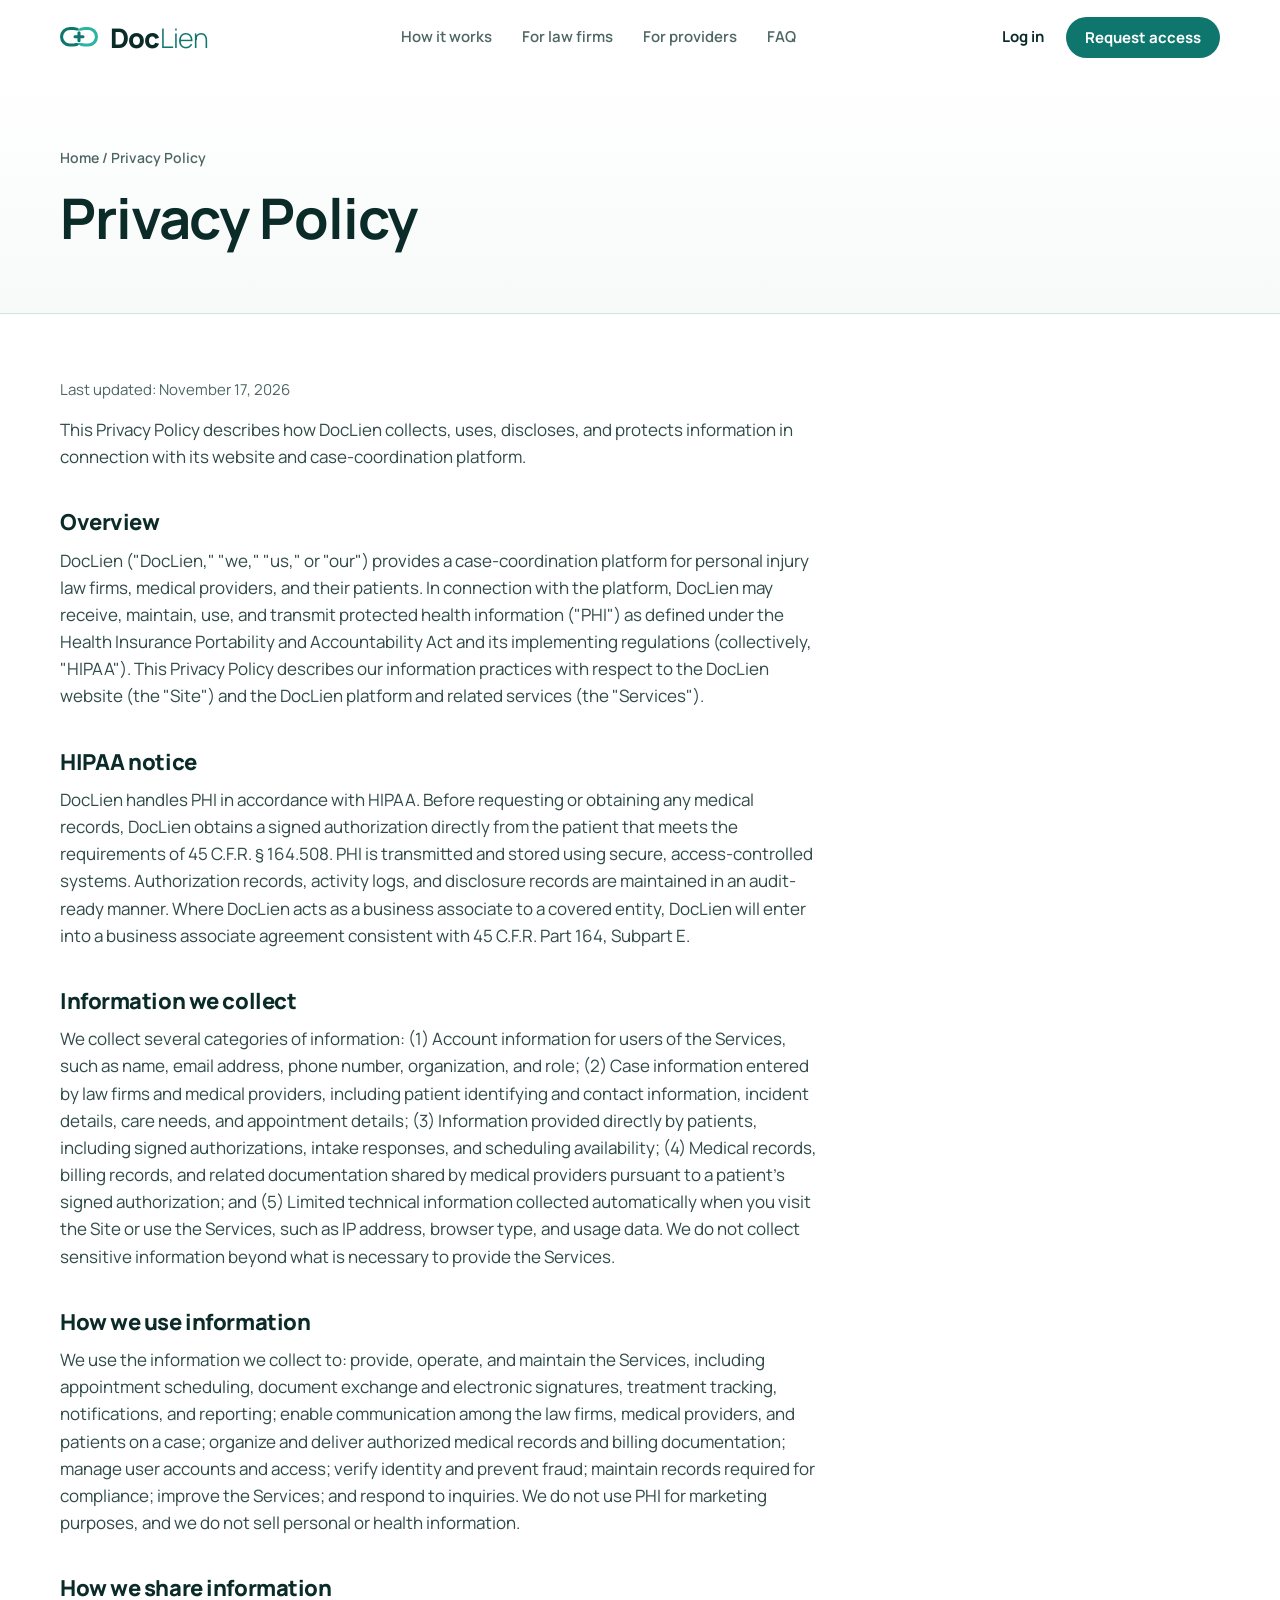
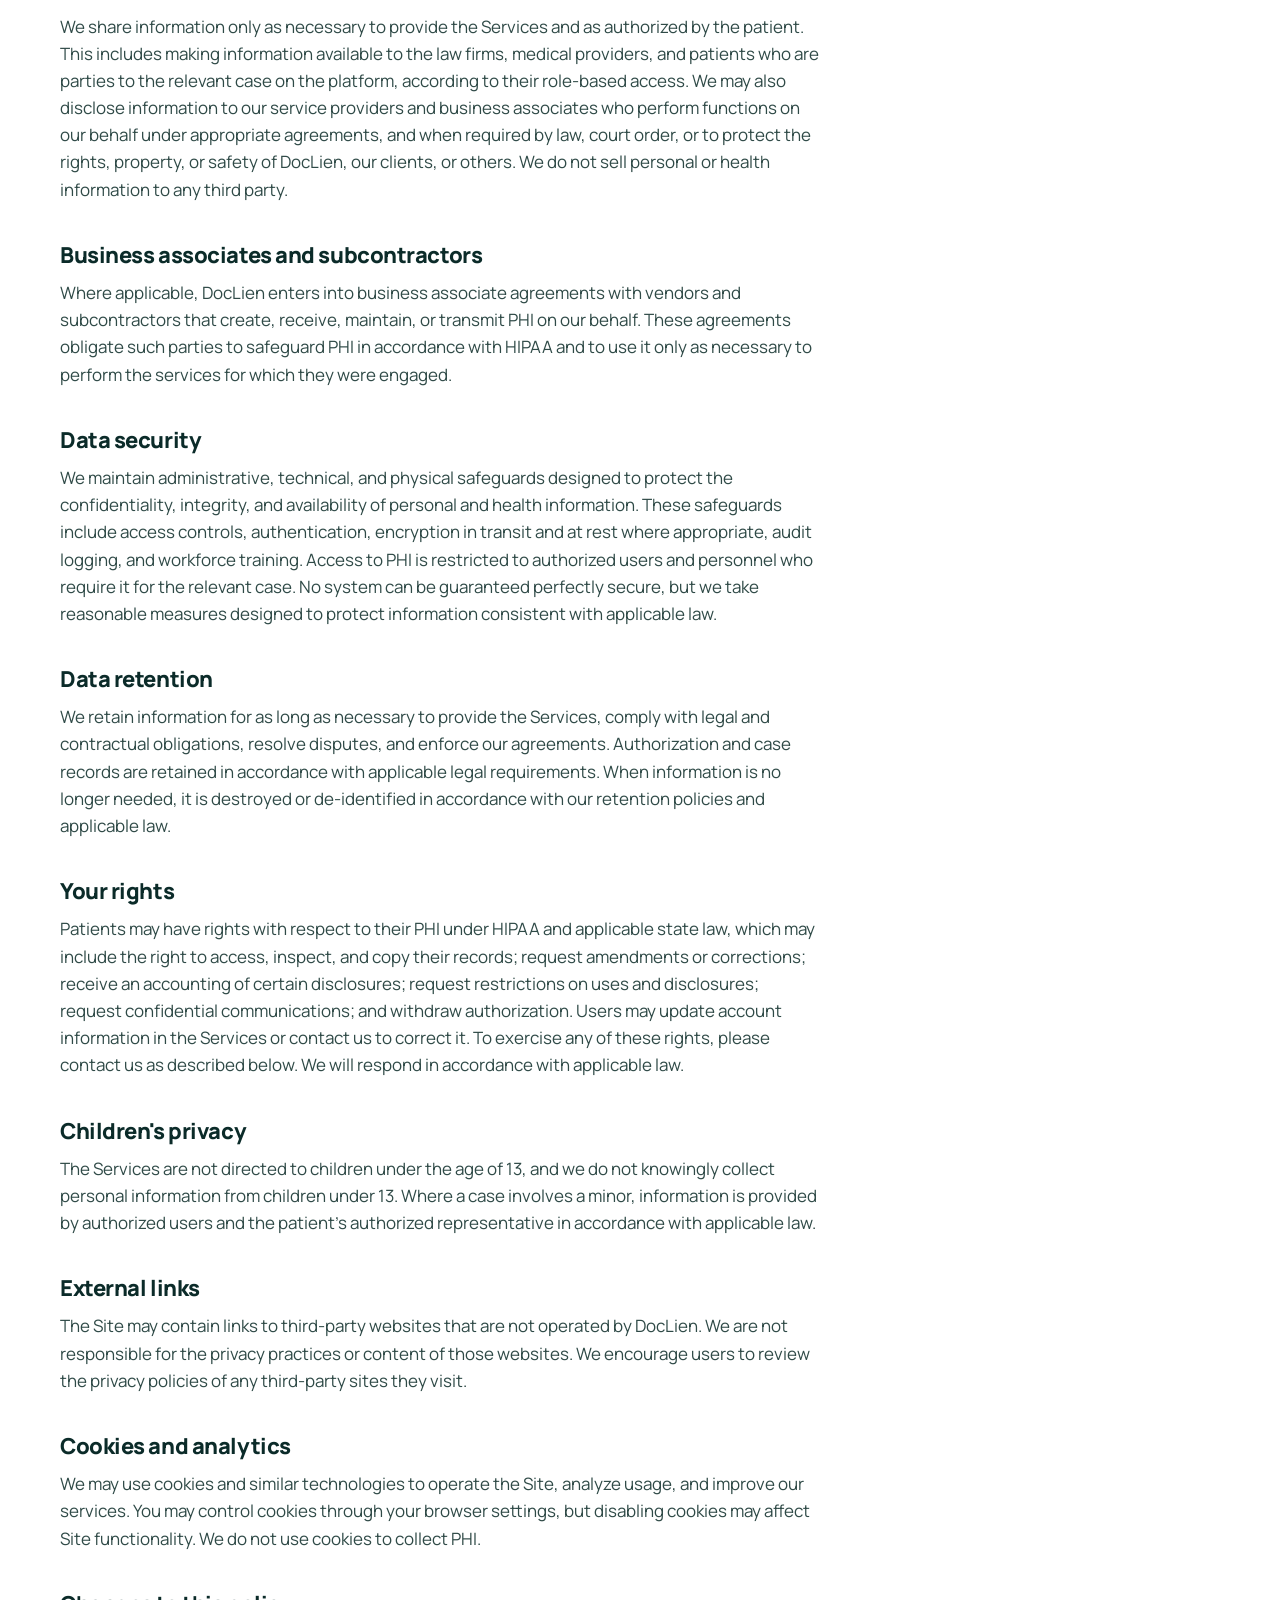
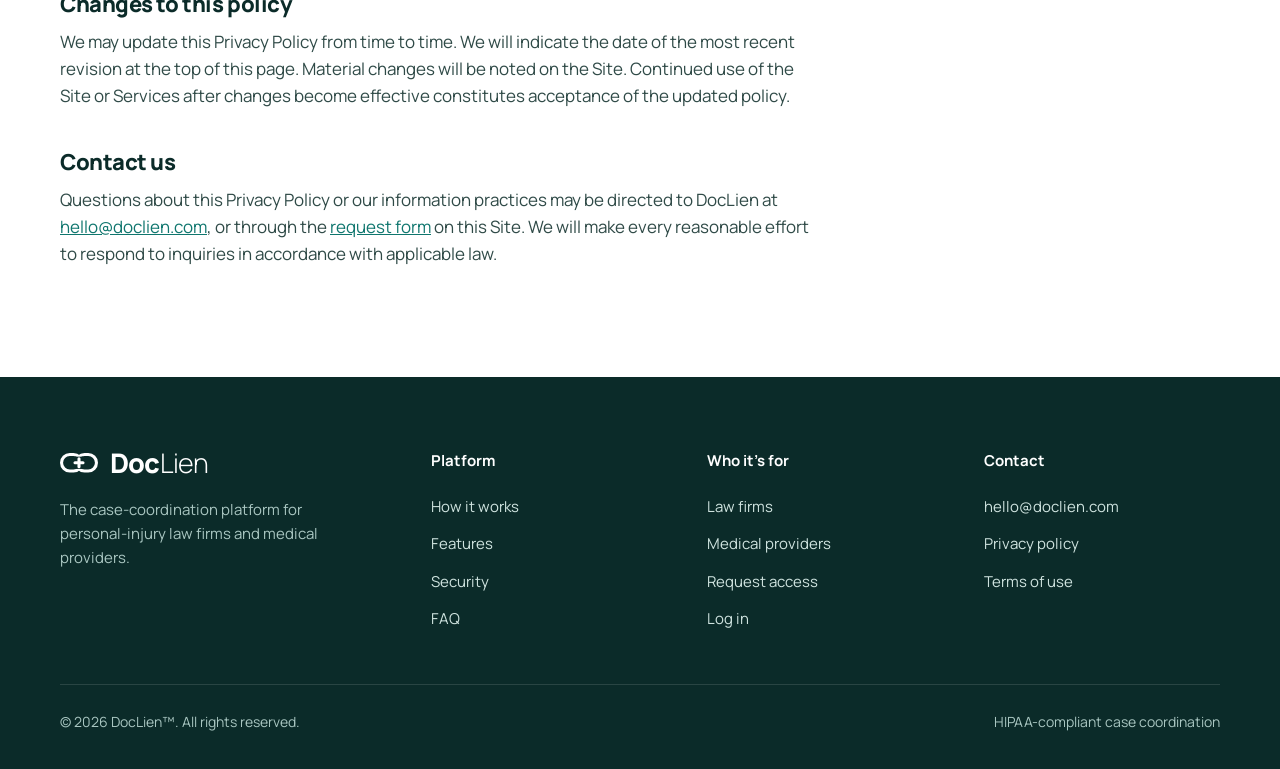
<file: privacy.html>
<!doctype html>
<html lang="en">
<head>
<meta charset="utf-8">
<meta name="viewport" content="width=device-width,initial-scale=1">
<title>Privacy Policy — DocLien</title>
<meta name="description" content="How DocLien collects, uses, discloses and protects information, including protected health information under HIPAA.">
<link rel="canonical" href="https://doclien.com/privacy">
<meta property="og:type" content="website"><meta property="og:site_name" content="DocLien">
<meta property="og:title" content="Privacy Policy — DocLien"><meta property="og:description" content="How DocLien collects, uses, discloses and protects information, including protected health information under HIPAA.">
<meta property="og:url" content="https://doclien.com/privacy"><meta property="og:image" content="https://doclien.com/assets/og.png">
<meta name="theme-color" content="#0F766E">
<link rel="icon" href="/favicon.ico" sizes="32x32">
<link rel="icon" href="/favicon.svg" type="image/svg+xml">
<link rel="apple-touch-icon" href="/apple-touch-icon.png">
<link rel="manifest" href="/site.webmanifest">
<link rel="preload" href="/assets/fonts/manrope.woff2" as="font" type="font/woff2" crossorigin>
<link rel="stylesheet" href="styles.css">

</head>
<body>
<a class="skip" href="#main">Skip to content</a>
<header class="hdr"><div class="wrap">
<a class="logo" href="index.html" aria-label="DocLien home"><svg class="" viewBox="1 8 62 32" aria-hidden="true" focusable="false"><mask id="dlm14" maskUnits="userSpaceOnUse" x="0" y="0" width="64" height="48"><rect x="0" y="0" width="64" height="48" fill="#fff"/><path d="M32 14V34" stroke="#000" stroke-width="14"/><path d="M22 24H42" stroke="#000" stroke-width="14"/></mask><g mask="url(#dlm14)"><rect x="3.5" y="10.5" width="33" height="27" rx="13.5" fill="none" stroke="#0F766E" stroke-width="5"/><rect x="27.5" y="10.5" width="33" height="27" rx="13.5" fill="none" stroke="#2DB3A4" stroke-width="5"/></g><path d="M32 17.5V30.5" stroke="#0F766E" stroke-width="5" stroke-linecap="round"/><path d="M25.5 24H38.5" stroke="#0F766E" stroke-width="5" stroke-linecap="round"/></svg><span class="wm"><b>Doc</b><span>Lien</span></span></a>
<nav class="nav" aria-label="Main"><a href="index.html#how-it-works">How it works</a><a href="attorneys.html">For law firms</a><a href="providers.html">For providers</a><a href="index.html#faq">FAQ</a></nav>
<div class="hdr-cta"><a class="login" href="https://app.doclien.com">Log in</a><a class="btn btn-primary" href="request-access.html">Request access</a>
<button class="burger" aria-label="Menu" aria-expanded="false" aria-controls="mnav"><span></span></button></div>
</div>
<nav class="mnav" id="mnav" aria-label="Mobile"><a href="index.html#how-it-works">How it works</a><a href="attorneys.html">For law firms</a><a href="providers.html">For providers</a><a href="index.html#faq">FAQ</a><a href="https://app.doclien.com">Log in</a><a class="btn btn-primary" href="request-access.html">Request access</a></nav>
</header>
<main id="main">
<section class="phero"><div class="wrap"><p class="crumb"><a href="index.html">Home</a> / Privacy Policy</p><h1 class="h2" style="font-size:clamp(36px,4.6vw,56px)">Privacy Policy</h1></div></section>
<div class="wrap"><article class="legal"><p class="updated">Last updated: November 17, 2026</p><p>This Privacy Policy describes how DocLien collects, uses, discloses, and protects information in connection with its website and case-coordination platform.</p><h2>Overview</h2><p>DocLien ("DocLien," "we," "us," or "our") provides a case-coordination platform for personal injury law firms, medical providers, and their patients. In connection with the platform, DocLien may receive, maintain, use, and transmit protected health information ("PHI") as defined under the Health Insurance Portability and Accountability Act and its implementing regulations (collectively, "HIPAA"). This Privacy Policy describes our information practices with respect to the DocLien website (the "Site") and the DocLien platform and related services (the "Services").</p><h2>HIPAA notice</h2><p>DocLien handles PHI in accordance with HIPAA. Before requesting or obtaining any medical records, DocLien obtains a signed authorization directly from the patient that meets the requirements of 45 C.F.R. § 164.508. PHI is transmitted and stored using secure, access-controlled systems. Authorization records, activity logs, and disclosure records are maintained in an audit-ready manner. Where DocLien acts as a business associate to a covered entity, DocLien will enter into a business associate agreement consistent with 45 C.F.R. Part 164, Subpart E.</p><h2>Information we collect</h2><p>We collect several categories of information: (1) Account information for users of the Services, such as name, email address, phone number, organization, and role; (2) Case information entered by law firms and medical providers, including patient identifying and contact information, incident details, care needs, and appointment details; (3) Information provided directly by patients, including signed authorizations, intake responses, and scheduling availability; (4) Medical records, billing records, and related documentation shared by medical providers pursuant to a patient's signed authorization; and (5) Limited technical information collected automatically when you visit the Site or use the Services, such as IP address, browser type, and usage data. We do not collect sensitive information beyond what is necessary to provide the Services.</p><h2>How we use information</h2><p>We use the information we collect to: provide, operate, and maintain the Services, including appointment scheduling, document exchange and electronic signatures, treatment tracking, notifications, and reporting; enable communication among the law firms, medical providers, and patients on a case; organize and deliver authorized medical records and billing documentation; manage user accounts and access; verify identity and prevent fraud; maintain records required for compliance; improve the Services; and respond to inquiries. We do not use PHI for marketing purposes, and we do not sell personal or health information.</p><h2>How we share information</h2><p>We share information only as necessary to provide the Services and as authorized by the patient. This includes making information available to the law firms, medical providers, and patients who are parties to the relevant case on the platform, according to their role-based access. We may also disclose information to our service providers and business associates who perform functions on our behalf under appropriate agreements, and when required by law, court order, or to protect the rights, property, or safety of DocLien, our clients, or others. We do not sell personal or health information to any third party.</p><h2>Business associates and subcontractors</h2><p>Where applicable, DocLien enters into business associate agreements with vendors and subcontractors that create, receive, maintain, or transmit PHI on our behalf. These agreements obligate such parties to safeguard PHI in accordance with HIPAA and to use it only as necessary to perform the services for which they were engaged.</p><h2>Data security</h2><p>We maintain administrative, technical, and physical safeguards designed to protect the confidentiality, integrity, and availability of personal and health information. These safeguards include access controls, authentication, encryption in transit and at rest where appropriate, audit logging, and workforce training. Access to PHI is restricted to authorized users and personnel who require it for the relevant case. No system can be guaranteed perfectly secure, but we take reasonable measures designed to protect information consistent with applicable law.</p><h2>Data retention</h2><p>We retain information for as long as necessary to provide the Services, comply with legal and contractual obligations, resolve disputes, and enforce our agreements. Authorization and case records are retained in accordance with applicable legal requirements. When information is no longer needed, it is destroyed or de-identified in accordance with our retention policies and applicable law.</p><h2>Your rights</h2><p>Patients may have rights with respect to their PHI under HIPAA and applicable state law, which may include the right to access, inspect, and copy their records; request amendments or corrections; receive an accounting of certain disclosures; request restrictions on uses and disclosures; request confidential communications; and withdraw authorization. Users may update account information in the Services or contact us to correct it. To exercise any of these rights, please contact us as described below. We will respond in accordance with applicable law.</p><h2>Children's privacy</h2><p>The Services are not directed to children under the age of 13, and we do not knowingly collect personal information from children under 13. Where a case involves a minor, information is provided by authorized users and the patient's authorized representative in accordance with applicable law.</p><h2>External links</h2><p>The Site may contain links to third-party websites that are not operated by DocLien. We are not responsible for the privacy practices or content of those websites. We encourage users to review the privacy policies of any third-party sites they visit.</p><h2>Cookies and analytics</h2><p>We may use cookies and similar technologies to operate the Site, analyze usage, and improve our services. You may control cookies through your browser settings, but disabling cookies may affect Site functionality. We do not use cookies to collect PHI.</p><h2>Changes to this policy</h2><p>We may update this Privacy Policy from time to time. We will indicate the date of the most recent revision at the top of this page. Material changes will be noted on the Site. Continued use of the Site or Services after changes become effective constitutes acceptance of the updated policy.</p><h2>Contact us</h2><p>Questions about this Privacy Policy or our information practices may be directed to DocLien at <a href="mailto:hello@doclien.com">hello@doclien.com</a>, or through the <a href="request-access.html">request form</a> on this Site. We will make every reasonable effort to respond to inquiries in accordance with applicable law.</p></article></div>
</main>
<footer class="ftr"><div class="wrap">
<div class="top">
<div class="brand"><a class="logo on-dark" href="index.html" aria-label="DocLien home"><svg class="" viewBox="1 8 62 32" aria-hidden="true" focusable="false"><mask id="dlm15" maskUnits="userSpaceOnUse" x="0" y="0" width="64" height="48"><rect x="0" y="0" width="64" height="48" fill="#fff"/><path d="M32 14V34" stroke="#000" stroke-width="14"/><path d="M22 24H42" stroke="#000" stroke-width="14"/></mask><g mask="url(#dlm15)"><rect x="3.5" y="10.5" width="33" height="27" rx="13.5" fill="none" stroke="#FFFFFF" stroke-width="5"/><rect x="27.5" y="10.5" width="33" height="27" rx="13.5" fill="none" stroke="#FFFFFF" stroke-width="5"/></g><path d="M32 17.5V30.5" stroke="#FFFFFF" stroke-width="5" stroke-linecap="round"/><path d="M25.5 24H38.5" stroke="#FFFFFF" stroke-width="5" stroke-linecap="round"/></svg><span class="wm"><b>Doc</b><span>Lien</span></span></a><p>The case-coordination platform for personal-injury law firms and medical providers.</p></div>
<div><h4>Platform</h4><ul><li><a href="index.html#how-it-works">How it works</a></li><li><a href="index.html#platform">Features</a></li><li><a href="index.html#security">Security</a></li><li><a href="index.html#faq">FAQ</a></li></ul></div>
<div><h4>Who it's for</h4><ul><li><a href="attorneys.html">Law firms</a></li><li><a href="providers.html">Medical providers</a></li><li><a href="request-access.html">Request access</a></li><li><a href="https://app.doclien.com">Log in</a></li></ul></div>
<div><h4>Contact</h4><ul><li><a href="mailto:hello@doclien.com">hello@doclien.com</a></li><li><a href="privacy.html">Privacy policy</a></li><li><a href="terms.html">Terms of use</a></li></ul></div>
</div>
<div class="bottom"><span>© 2026 DocLien™. All rights reserved.</span><span>HIPAA-compliant case coordination</span></div>
</div></footer>
<script src="site.js" defer></script>
</body>
</html>
</file>
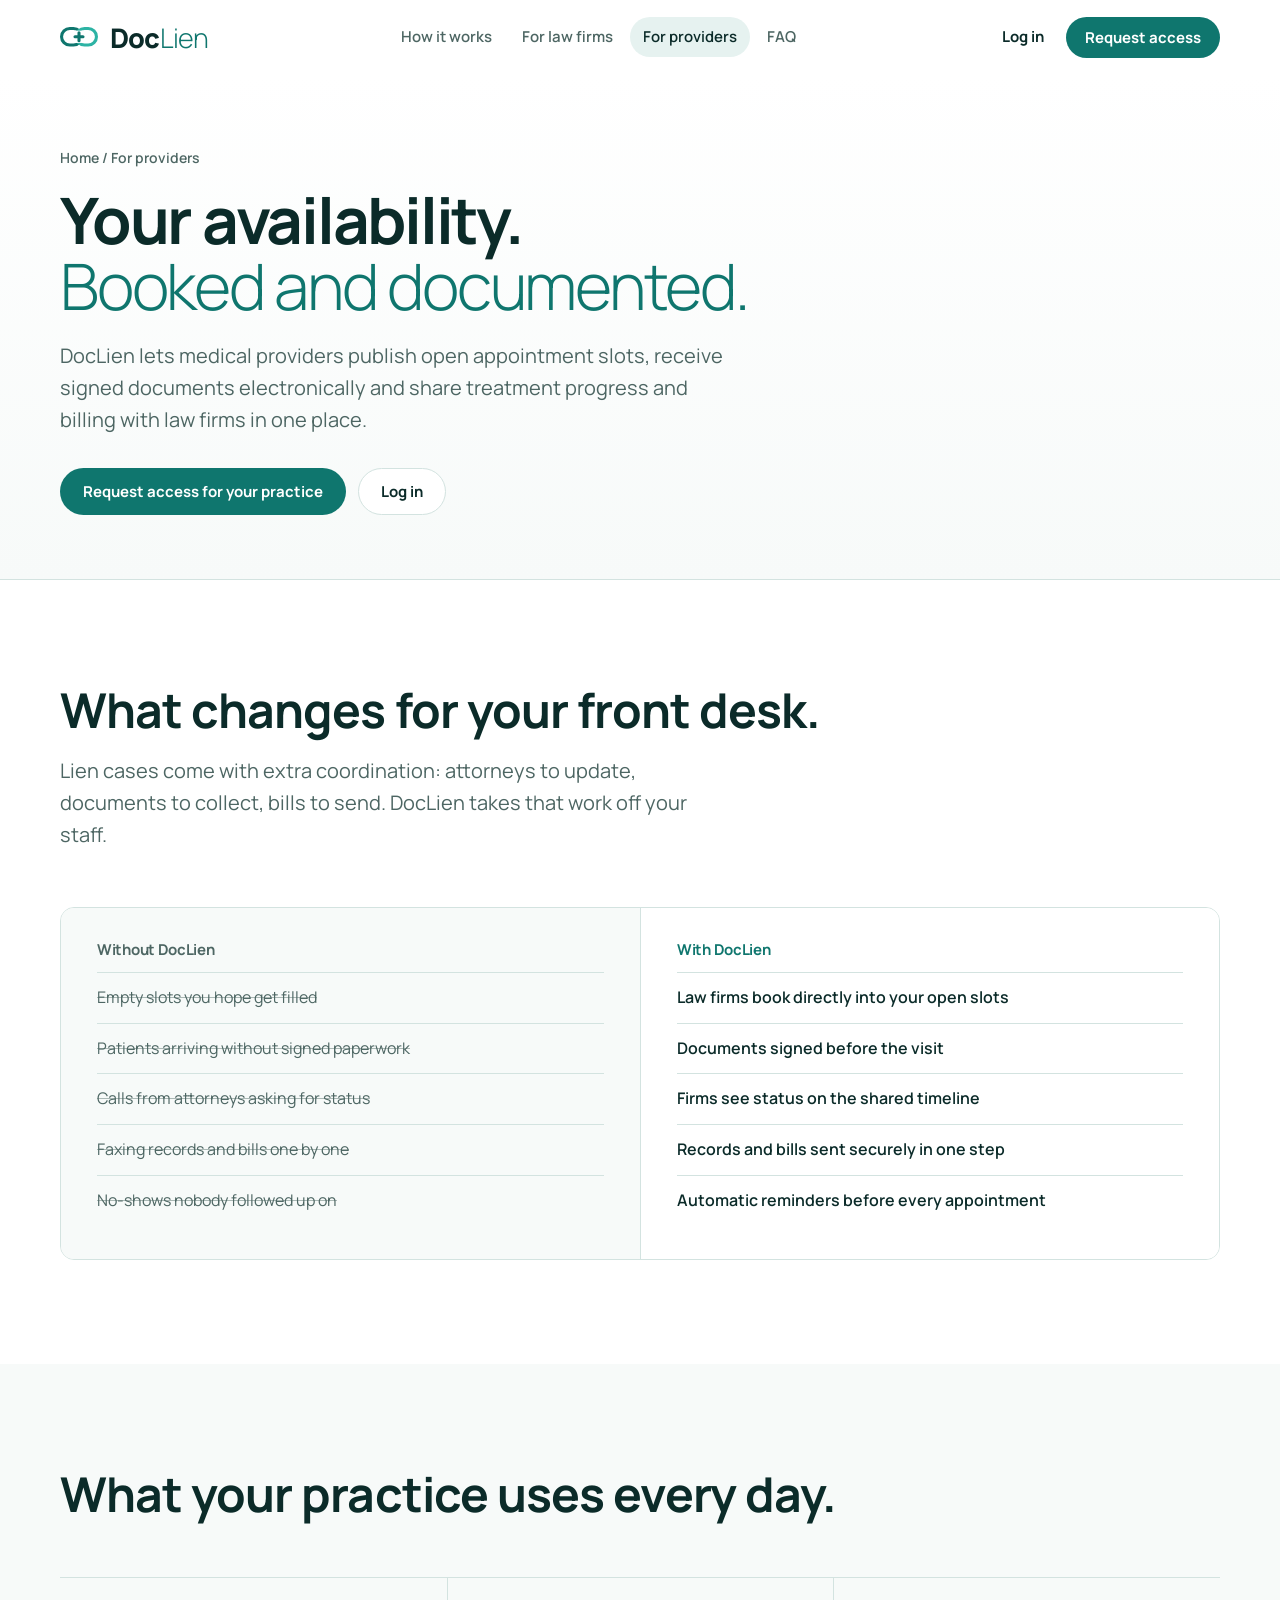
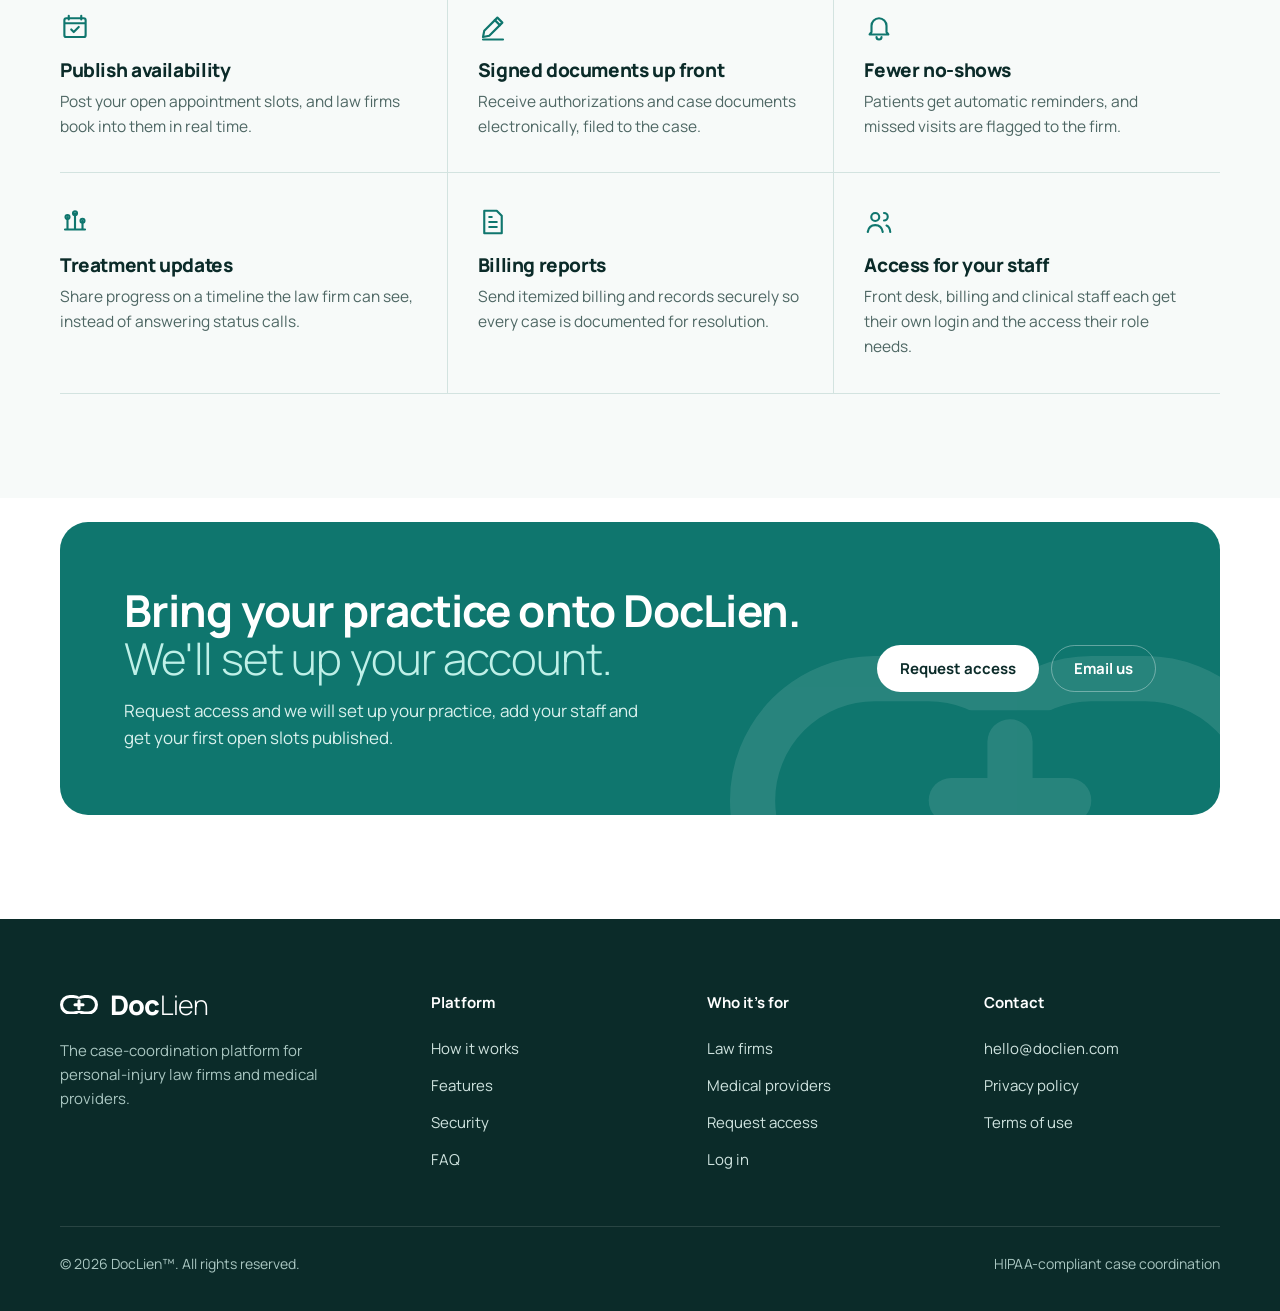
<file: providers.html>
<!doctype html>
<html lang="en">
<head>
<meta charset="utf-8">
<meta name="viewport" content="width=device-width,initial-scale=1">
<title>DocLien for medical providers — Publish availability, share documents and billing</title>
<meta name="description" content="Publish your open appointment slots, receive signed documents electronically and share treatment progress and billing reports with law firms in one place.">
<link rel="canonical" href="https://doclien.com/providers">
<meta property="og:type" content="website"><meta property="og:site_name" content="DocLien">
<meta property="og:title" content="DocLien for medical providers — Publish availability, share documents and billing"><meta property="og:description" content="Publish your open appointment slots, receive signed documents electronically and share treatment progress and billing reports with law firms in one place.">
<meta property="og:url" content="https://doclien.com/providers"><meta property="og:image" content="https://doclien.com/assets/og.png">
<meta name="theme-color" content="#0F766E">
<link rel="icon" href="/favicon.ico" sizes="32x32">
<link rel="icon" href="/favicon.svg" type="image/svg+xml">
<link rel="apple-touch-icon" href="/apple-touch-icon.png">
<link rel="manifest" href="/site.webmanifest">
<link rel="preload" href="/assets/fonts/manrope.woff2" as="font" type="font/woff2" crossorigin>
<link rel="stylesheet" href="styles.css">

</head>
<body>
<a class="skip" href="#main">Skip to content</a>
<header class="hdr"><div class="wrap">
<a class="logo" href="index.html" aria-label="DocLien home"><svg class="" viewBox="1 8 62 32" aria-hidden="true" focusable="false"><mask id="dlm10" maskUnits="userSpaceOnUse" x="0" y="0" width="64" height="48"><rect x="0" y="0" width="64" height="48" fill="#fff"/><path d="M32 14V34" stroke="#000" stroke-width="14"/><path d="M22 24H42" stroke="#000" stroke-width="14"/></mask><g mask="url(#dlm10)"><rect x="3.5" y="10.5" width="33" height="27" rx="13.5" fill="none" stroke="#0F766E" stroke-width="5"/><rect x="27.5" y="10.5" width="33" height="27" rx="13.5" fill="none" stroke="#2DB3A4" stroke-width="5"/></g><path d="M32 17.5V30.5" stroke="#0F766E" stroke-width="5" stroke-linecap="round"/><path d="M25.5 24H38.5" stroke="#0F766E" stroke-width="5" stroke-linecap="round"/></svg><span class="wm"><b>Doc</b><span>Lien</span></span></a>
<nav class="nav" aria-label="Main"><a href="index.html#how-it-works">How it works</a><a href="attorneys.html">For law firms</a><a href="providers.html" aria-current=page>For providers</a><a href="index.html#faq">FAQ</a></nav>
<div class="hdr-cta"><a class="login" href="https://app.doclien.com">Log in</a><a class="btn btn-primary" href="request-access.html">Request access</a>
<button class="burger" aria-label="Menu" aria-expanded="false" aria-controls="mnav"><span></span></button></div>
</div>
<nav class="mnav" id="mnav" aria-label="Mobile"><a href="index.html#how-it-works">How it works</a><a href="attorneys.html">For law firms</a><a href="providers.html">For providers</a><a href="index.html#faq">FAQ</a><a href="https://app.doclien.com">Log in</a><a class="btn btn-primary" href="request-access.html">Request access</a></nav>
</header>
<main id="main">

<section class="phero"><div class="wrap">
<p class="crumb"><a href="index.html">Home</a> / For providers</p>
<h1 class="dl-h"><span class="heavy">Your availability.</span><span class="light">Booked and documented.</span></h1>
<p class="lede">DocLien lets medical providers publish open appointment slots, receive signed documents electronically and share treatment progress and billing with law firms in one place.</p>
<div class="hero-ctas"><a class="btn btn-primary" href="request-access.html?role=provider">Request access for your practice</a><a class="btn btn-ghost" href="https://app.doclien.com">Log in</a></div>
</div></section>

<section class="sec"><div class="wrap">
<div class="sec-head"><h2 class="h2">What changes for your front desk.</h2>
<p class="lede">Lien cases come with extra coordination: attorneys to update, documents to collect, bills to send. DocLien takes that work off your staff.</p></div>
<div class="swap">
<div class="was"><h3>Without DocLien</h3><ul><li>Empty slots you hope get filled</li><li>Patients arriving without signed paperwork</li><li>Calls from attorneys asking for status</li><li>Faxing records and bills one by one</li><li>No-shows nobody followed up on</li></ul></div>
<div class="now"><h3>With DocLien</h3><ul><li>Law firms book directly into your open slots</li><li>Documents signed before the visit</li><li>Firms see status on the shared timeline</li><li>Records and bills sent securely in one step</li><li>Automatic reminders before every appointment</li></ul></div>
</div>
</div></section>

<section class="sec paper"><div class="wrap">
<div class="sec-head"><h2 class="h2">What your practice uses every day.</h2></div>
<div class="feats">
<div class="feat"><svg class="" viewBox="0 0 24 24" fill="none" stroke="currentColor" stroke-width="1.7" stroke-linecap="round" stroke-linejoin="round" aria-hidden="true"><path d="M7 3v3M17 3v3M3.5 9h17M5 5h14a1.5 1.5 0 0 1 1.5 1.5v12A1.5 1.5 0 0 1 19 20H5a1.5 1.5 0 0 1-1.5-1.5v-12A1.5 1.5 0 0 1 5 5z"/><path d="m9 14 2 2 4-4"/></svg><h3>Publish availability</h3><p>Post your open appointment slots, and law firms book into them in real time.</p></div>
<div class="feat"><svg class="" viewBox="0 0 24 24" fill="none" stroke="currentColor" stroke-width="1.7" stroke-linecap="round" stroke-linejoin="round" aria-hidden="true"><path d="M15.5 4.5l4 4L9 19l-5 1 1-5z"/><path d="M13.5 6.5l4 4M4 22h16"/></svg><h3>Signed documents up front</h3><p>Receive authorizations and case documents electronically, filed to the case.</p></div>
<div class="feat"><svg class="" viewBox="0 0 24 24" fill="none" stroke="currentColor" stroke-width="1.7" stroke-linecap="round" stroke-linejoin="round" aria-hidden="true"><path d="M6 16V11a6 6 0 0 1 12 0v5l1.5 2h-15z"/><path d="M10 20a2 2 0 0 0 4 0"/></svg><h3>Fewer no-shows</h3><p>Patients get automatic reminders, and missed visits are flagged to the firm.</p></div>
<div class="feat"><svg class="" viewBox="0 0 24 24" fill="none" stroke="currentColor" stroke-width="1.7" stroke-linecap="round" stroke-linejoin="round" aria-hidden="true"><path d="M4 18h16M6 18V8M12 18V5M18 18v-7"/><circle cx="6" cy="8" r="1.6"/><circle cx="12" cy="5" r="1.6"/><circle cx="18" cy="11" r="1.6"/></svg><h3>Treatment updates</h3><p>Share progress on a timeline the law firm can see, instead of answering status calls.</p></div>
<div class="feat"><svg class="" viewBox="0 0 24 24" fill="none" stroke="currentColor" stroke-width="1.7" stroke-linecap="round" stroke-linejoin="round" aria-hidden="true"><path d="M5 3h10l4 4v14H5z"/><path d="M9 12h6M9 16h6M9 8h2"/></svg><h3>Billing reports</h3><p>Send itemized billing and records securely so every case is documented for resolution.</p></div>
<div class="feat"><svg class="" viewBox="0 0 24 24" fill="none" stroke="currentColor" stroke-width="1.7" stroke-linecap="round" stroke-linejoin="round" aria-hidden="true"><circle cx="9" cy="8" r="3.2"/><path d="M3 20c.6-3.5 3-5.5 6-5.5s5.4 2 6 5.5"/><path d="M16 4.8a3 3 0 0 1 0 6M18 14.8c1.7.7 2.8 2.4 3 5.2"/></svg><h3>Access for your staff</h3><p>Front desk, billing and clinical staff each get their own login and the access their role needs.</p></div>
</div>
</div></section>
<section class="sec" style="padding-top:24px"><div class="wrap"><div class="cta"><svg class="mark-bg" viewBox="1 8 62 32" aria-hidden="true" focusable="false"><mask id="dlm5" maskUnits="userSpaceOnUse" x="0" y="0" width="64" height="48"><rect x="0" y="0" width="64" height="48" fill="#fff"/><path d="M32 14V34" stroke="#000" stroke-width="14"/><path d="M22 24H42" stroke="#000" stroke-width="14"/></mask><g mask="url(#dlm5)"><rect x="3.5" y="10.5" width="33" height="27" rx="13.5" fill="none" stroke="#FFFFFF" stroke-width="5"/><rect x="27.5" y="10.5" width="33" height="27" rx="13.5" fill="none" stroke="#FFFFFF" stroke-width="5"/></g><path d="M32 17.5V30.5" stroke="#FFFFFF" stroke-width="5" stroke-linecap="round"/><path d="M25.5 24H38.5" stroke="#FFFFFF" stroke-width="5" stroke-linecap="round"/></svg>
<div><h2>Bring your practice onto DocLien.<span class="light">We'll set up your account.</span></h2><p>Request access and we will set up your practice, add your staff and get your first open slots published.</p></div>
<div class="cta-btns"><a class="btn btn-light" href="request-access.html?role=provider">Request access</a><a class="btn btn-line-light" href="mailto:hello@doclien.com">Email us</a></div>
</div></div></section>
</main>
<footer class="ftr"><div class="wrap">
<div class="top">
<div class="brand"><a class="logo on-dark" href="index.html" aria-label="DocLien home"><svg class="" viewBox="1 8 62 32" aria-hidden="true" focusable="false"><mask id="dlm11" maskUnits="userSpaceOnUse" x="0" y="0" width="64" height="48"><rect x="0" y="0" width="64" height="48" fill="#fff"/><path d="M32 14V34" stroke="#000" stroke-width="14"/><path d="M22 24H42" stroke="#000" stroke-width="14"/></mask><g mask="url(#dlm11)"><rect x="3.5" y="10.5" width="33" height="27" rx="13.5" fill="none" stroke="#FFFFFF" stroke-width="5"/><rect x="27.5" y="10.5" width="33" height="27" rx="13.5" fill="none" stroke="#FFFFFF" stroke-width="5"/></g><path d="M32 17.5V30.5" stroke="#FFFFFF" stroke-width="5" stroke-linecap="round"/><path d="M25.5 24H38.5" stroke="#FFFFFF" stroke-width="5" stroke-linecap="round"/></svg><span class="wm"><b>Doc</b><span>Lien</span></span></a><p>The case-coordination platform for personal-injury law firms and medical providers.</p></div>
<div><h4>Platform</h4><ul><li><a href="index.html#how-it-works">How it works</a></li><li><a href="index.html#platform">Features</a></li><li><a href="index.html#security">Security</a></li><li><a href="index.html#faq">FAQ</a></li></ul></div>
<div><h4>Who it's for</h4><ul><li><a href="attorneys.html">Law firms</a></li><li><a href="providers.html">Medical providers</a></li><li><a href="request-access.html">Request access</a></li><li><a href="https://app.doclien.com">Log in</a></li></ul></div>
<div><h4>Contact</h4><ul><li><a href="mailto:hello@doclien.com">hello@doclien.com</a></li><li><a href="privacy.html">Privacy policy</a></li><li><a href="terms.html">Terms of use</a></li></ul></div>
</div>
<div class="bottom"><span>© 2026 DocLien™. All rights reserved.</span><span>HIPAA-compliant case coordination</span></div>
</div></footer>
<script src="site.js" defer></script>
</body>
</html>
</file>
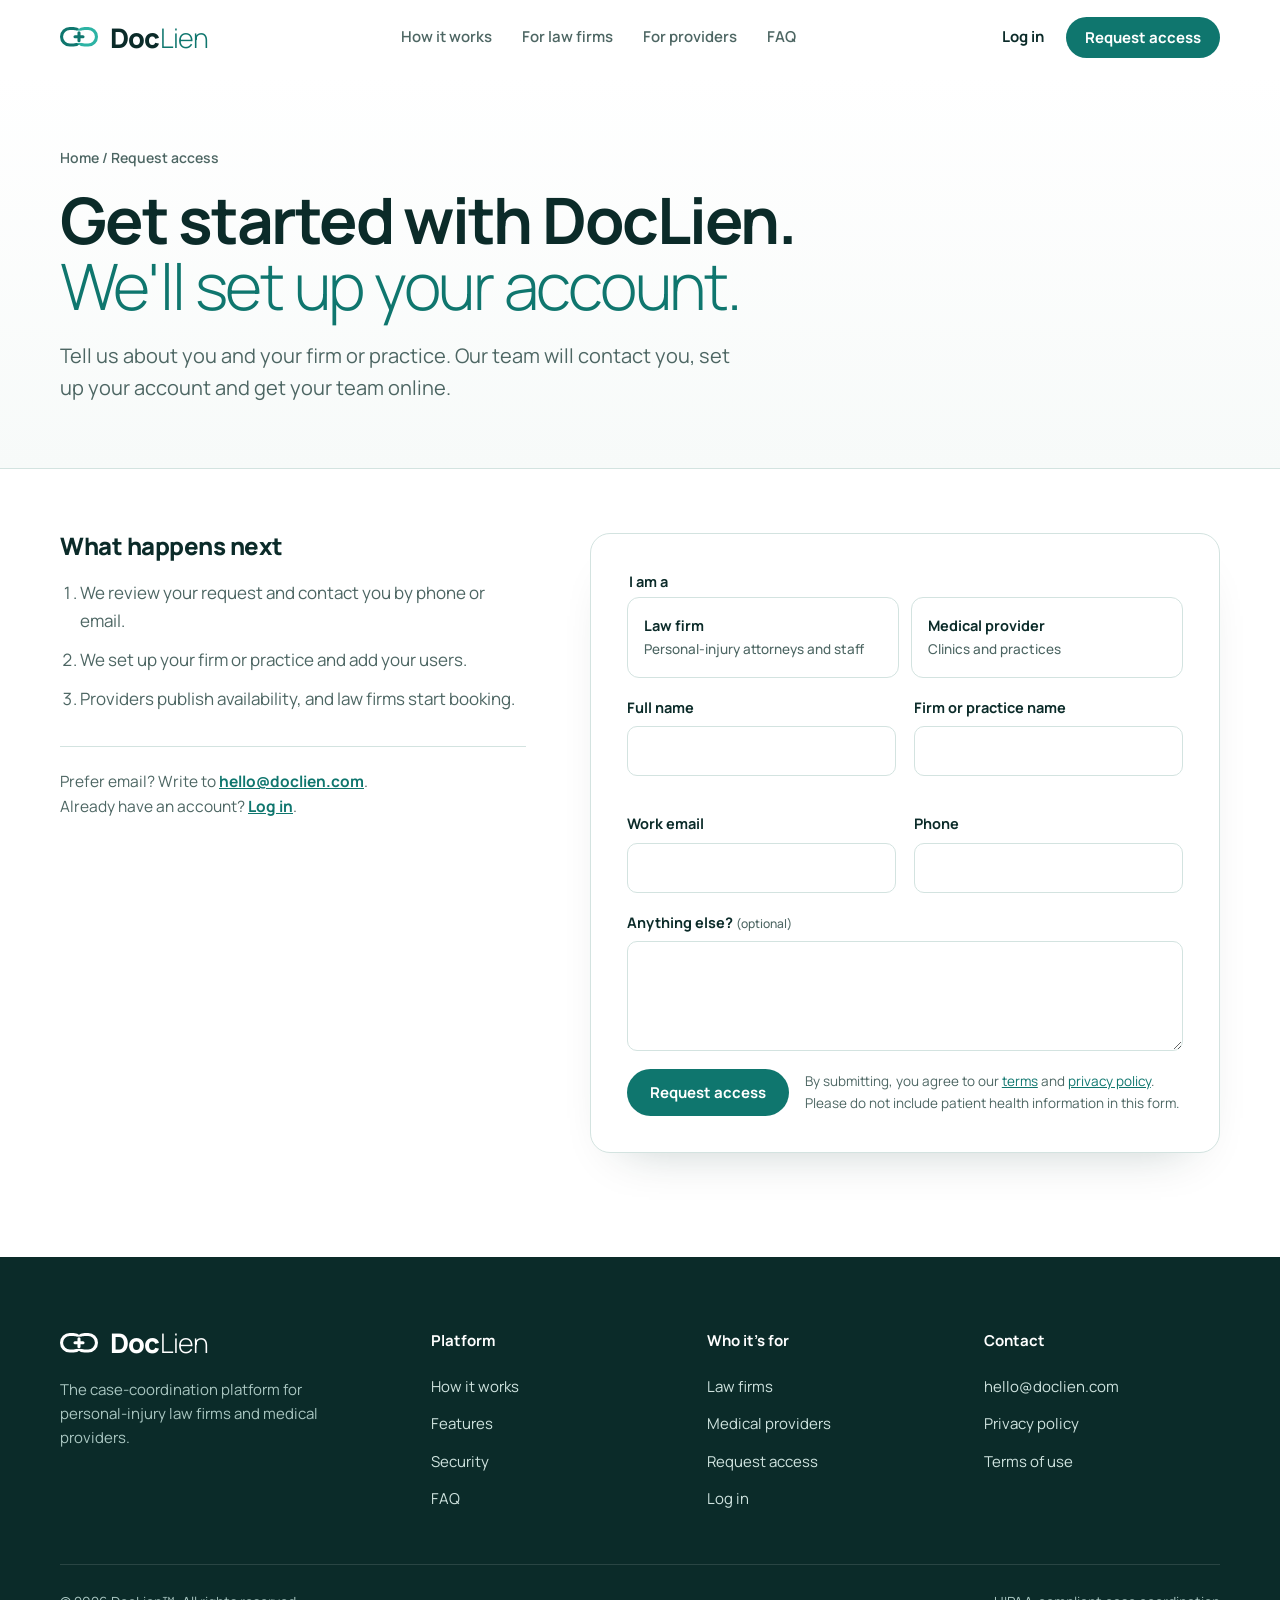
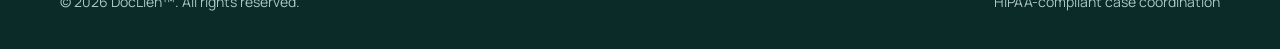
<file: request-access.html>
<!doctype html>
<html lang="en">
<head>
<meta charset="utf-8">
<meta name="viewport" content="width=device-width,initial-scale=1">
<title>Request access — DocLien</title>
<meta name="description" content="Request a DocLien account for your law firm or medical practice. Our team will set up your account and get you online.">
<link rel="canonical" href="https://doclien.com/request-access">
<meta property="og:type" content="website"><meta property="og:site_name" content="DocLien">
<meta property="og:title" content="Request access — DocLien"><meta property="og:description" content="Request a DocLien account for your law firm or medical practice. Our team will set up your account and get you online.">
<meta property="og:url" content="https://doclien.com/request-access"><meta property="og:image" content="https://doclien.com/assets/og.png">
<meta name="theme-color" content="#0F766E">
<link rel="icon" href="/favicon.ico" sizes="32x32">
<link rel="icon" href="/favicon.svg" type="image/svg+xml">
<link rel="apple-touch-icon" href="/apple-touch-icon.png">
<link rel="manifest" href="/site.webmanifest">
<link rel="preload" href="/assets/fonts/manrope.woff2" as="font" type="font/woff2" crossorigin>
<link rel="stylesheet" href="styles.css">

</head>
<body>
<a class="skip" href="#main">Skip to content</a>
<header class="hdr"><div class="wrap">
<a class="logo" href="index.html" aria-label="DocLien home"><svg class="" viewBox="1 8 62 32" aria-hidden="true" focusable="false"><mask id="dlm12" maskUnits="userSpaceOnUse" x="0" y="0" width="64" height="48"><rect x="0" y="0" width="64" height="48" fill="#fff"/><path d="M32 14V34" stroke="#000" stroke-width="14"/><path d="M22 24H42" stroke="#000" stroke-width="14"/></mask><g mask="url(#dlm12)"><rect x="3.5" y="10.5" width="33" height="27" rx="13.5" fill="none" stroke="#0F766E" stroke-width="5"/><rect x="27.5" y="10.5" width="33" height="27" rx="13.5" fill="none" stroke="#2DB3A4" stroke-width="5"/></g><path d="M32 17.5V30.5" stroke="#0F766E" stroke-width="5" stroke-linecap="round"/><path d="M25.5 24H38.5" stroke="#0F766E" stroke-width="5" stroke-linecap="round"/></svg><span class="wm"><b>Doc</b><span>Lien</span></span></a>
<nav class="nav" aria-label="Main"><a href="index.html#how-it-works">How it works</a><a href="attorneys.html">For law firms</a><a href="providers.html">For providers</a><a href="index.html#faq">FAQ</a></nav>
<div class="hdr-cta"><a class="login" href="https://app.doclien.com">Log in</a><a class="btn btn-primary" href="request-access.html">Request access</a>
<button class="burger" aria-label="Menu" aria-expanded="false" aria-controls="mnav"><span></span></button></div>
</div>
<nav class="mnav" id="mnav" aria-label="Mobile"><a href="index.html#how-it-works">How it works</a><a href="attorneys.html">For law firms</a><a href="providers.html">For providers</a><a href="index.html#faq">FAQ</a><a href="https://app.doclien.com">Log in</a><a class="btn btn-primary" href="request-access.html">Request access</a></nav>
</header>
<main id="main">

<section class="phero"><div class="wrap">
<p class="crumb"><a href="index.html">Home</a> / Request access</p>
<h1 class="dl-h"><span class="heavy">Get started with DocLien.</span><span class="light">We'll set up your account.</span></h1>
<p class="lede">Tell us about you and your firm or practice. Our team will contact you, set up your account and get your team online.</p>
</div></section>
<section class="sec" style="padding-top:64px"><div class="wrap form-wrap">
<aside class="form-aside">
<h2>What happens next</h2>
<ol><li>We review your request and contact you by phone or email.</li><li>We set up your firm or practice and add your users.</li><li>Providers publish availability, and law firms start booking.</li></ol>
<div class="contact">Prefer email? Write to <a href="mailto:hello@doclien.com">hello@doclien.com</a>.<br>Already have an account? <a href="https://app.doclien.com">Log in</a>.</div>
</aside>
<form class="card" data-form novalidate>
<fieldset class="field"><legend>I am a</legend>
<div class="roles">
<div class="role"><input type="radio" name="Role" id="r-firm" value="Law firm" data-v="firm"><label for="r-firm">Law firm<small>Personal-injury attorneys and staff</small></label></div>
<div class="role"><input type="radio" name="Role" id="r-prov" value="Medical provider" data-v="provider"><label for="r-prov">Medical provider<small>Clinics and practices</small></label></div>
</div><span class="err">Choose one.</span></fieldset>
<div class="grid2">
<div class="field"><label for="f-name">Full name</label><input id="f-name" name="Name" autocomplete="name" required><span class="err">Enter your name.</span></div>
<div class="field"><label for="f-org">Firm or practice name</label><input id="f-org" name="Firm or practice" autocomplete="organization" required><span class="err">Enter your firm or practice name.</span></div>
<div class="field"><label for="f-email">Work email</label><input id="f-email" name="Email" type="email" autocomplete="email" required><span class="err">Enter a valid email address.</span></div>
<div class="field"><label for="f-phone">Phone</label><input id="f-phone" name="Phone" type="tel" autocomplete="tel" required><span class="err">Enter a valid phone number.</span></div>
</div>
<div class="only-firm"><div class="field"><label for="f-vol">Open cases <small>(optional)</small></label><select id="f-vol" name="Open cases"><option value="">Select</option><option>Under 25</option><option>25–100</option><option>100–500</option><option>More than 500</option></select></div></div>
<div class="only-prov"><div class="grid2">
<div class="field"><label for="f-spec">Specialty</label><input id="f-spec" name="Specialty" placeholder="e.g. chiropractic, orthopedics, imaging" required><span class="err">Enter your specialty.</span></div>
<div class="field"><label for="f-loc">Locations</label><input id="f-loc" name="Locations" placeholder="Where you see patients" required><span class="err">Enter at least one location.</span></div>
</div></div>
<div class="field"><label for="f-msg">Anything else? <small>(optional)</small></label><textarea id="f-msg" name="Message"></textarea></div>
<div class="hp" aria-hidden="true"><label>Leave this empty<input name="_honey" tabindex="-1" autocomplete="off"></label></div>
<div class="form-foot"><button class="btn btn-primary" type="submit">Request access</button><p>By submitting, you agree to our <a href="terms.html">terms</a> and <a href="privacy.html">privacy policy</a>. Please do not include patient health information in this form.</p></div>
<div class="form-msg" role="status" aria-live="polite"></div>
</form>
</div></section>

</main>
<footer class="ftr"><div class="wrap">
<div class="top">
<div class="brand"><a class="logo on-dark" href="index.html" aria-label="DocLien home"><svg class="" viewBox="1 8 62 32" aria-hidden="true" focusable="false"><mask id="dlm13" maskUnits="userSpaceOnUse" x="0" y="0" width="64" height="48"><rect x="0" y="0" width="64" height="48" fill="#fff"/><path d="M32 14V34" stroke="#000" stroke-width="14"/><path d="M22 24H42" stroke="#000" stroke-width="14"/></mask><g mask="url(#dlm13)"><rect x="3.5" y="10.5" width="33" height="27" rx="13.5" fill="none" stroke="#FFFFFF" stroke-width="5"/><rect x="27.5" y="10.5" width="33" height="27" rx="13.5" fill="none" stroke="#FFFFFF" stroke-width="5"/></g><path d="M32 17.5V30.5" stroke="#FFFFFF" stroke-width="5" stroke-linecap="round"/><path d="M25.5 24H38.5" stroke="#FFFFFF" stroke-width="5" stroke-linecap="round"/></svg><span class="wm"><b>Doc</b><span>Lien</span></span></a><p>The case-coordination platform for personal-injury law firms and medical providers.</p></div>
<div><h4>Platform</h4><ul><li><a href="index.html#how-it-works">How it works</a></li><li><a href="index.html#platform">Features</a></li><li><a href="index.html#security">Security</a></li><li><a href="index.html#faq">FAQ</a></li></ul></div>
<div><h4>Who it's for</h4><ul><li><a href="attorneys.html">Law firms</a></li><li><a href="providers.html">Medical providers</a></li><li><a href="request-access.html">Request access</a></li><li><a href="https://app.doclien.com">Log in</a></li></ul></div>
<div><h4>Contact</h4><ul><li><a href="mailto:hello@doclien.com">hello@doclien.com</a></li><li><a href="privacy.html">Privacy policy</a></li><li><a href="terms.html">Terms of use</a></li></ul></div>
</div>
<div class="bottom"><span>© 2026 DocLien™. All rights reserved.</span><span>HIPAA-compliant case coordination</span></div>
</div></footer>
<script src="site.js" defer></script>
</body>
</html>
</file>
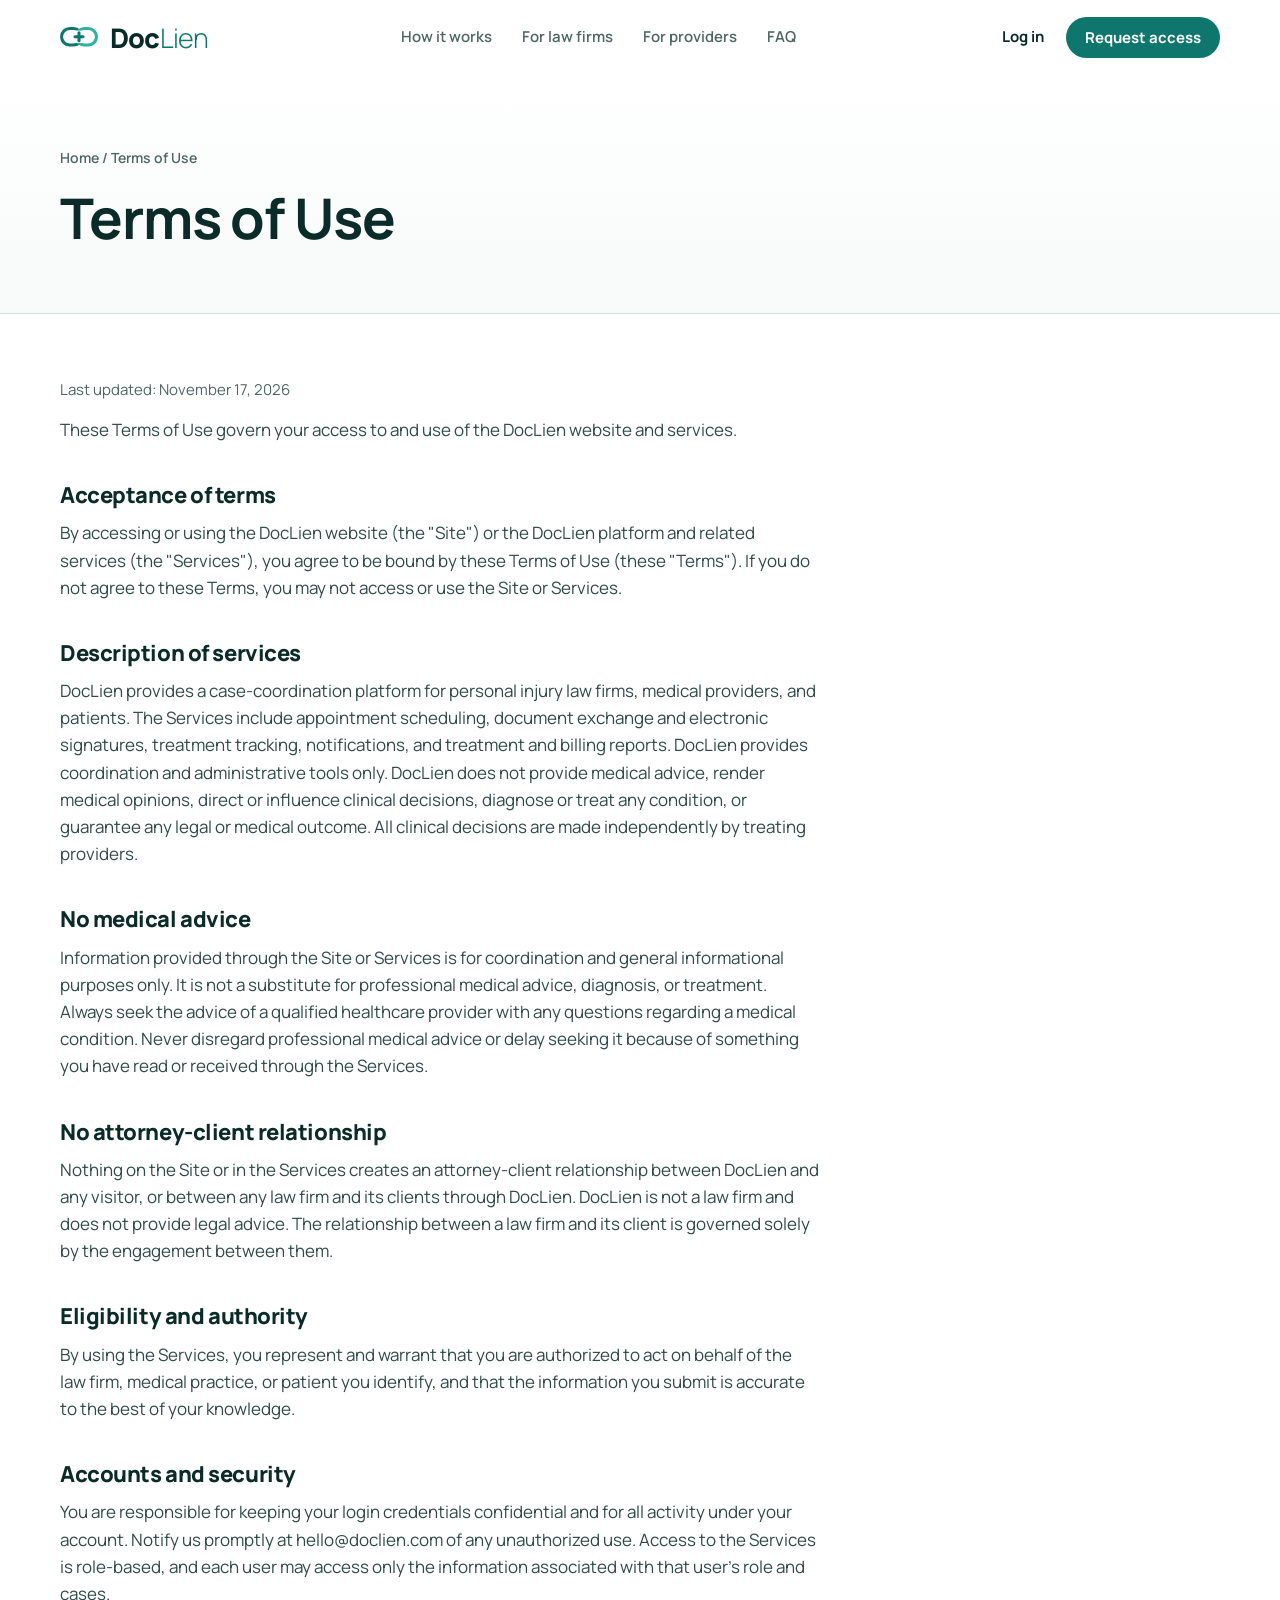
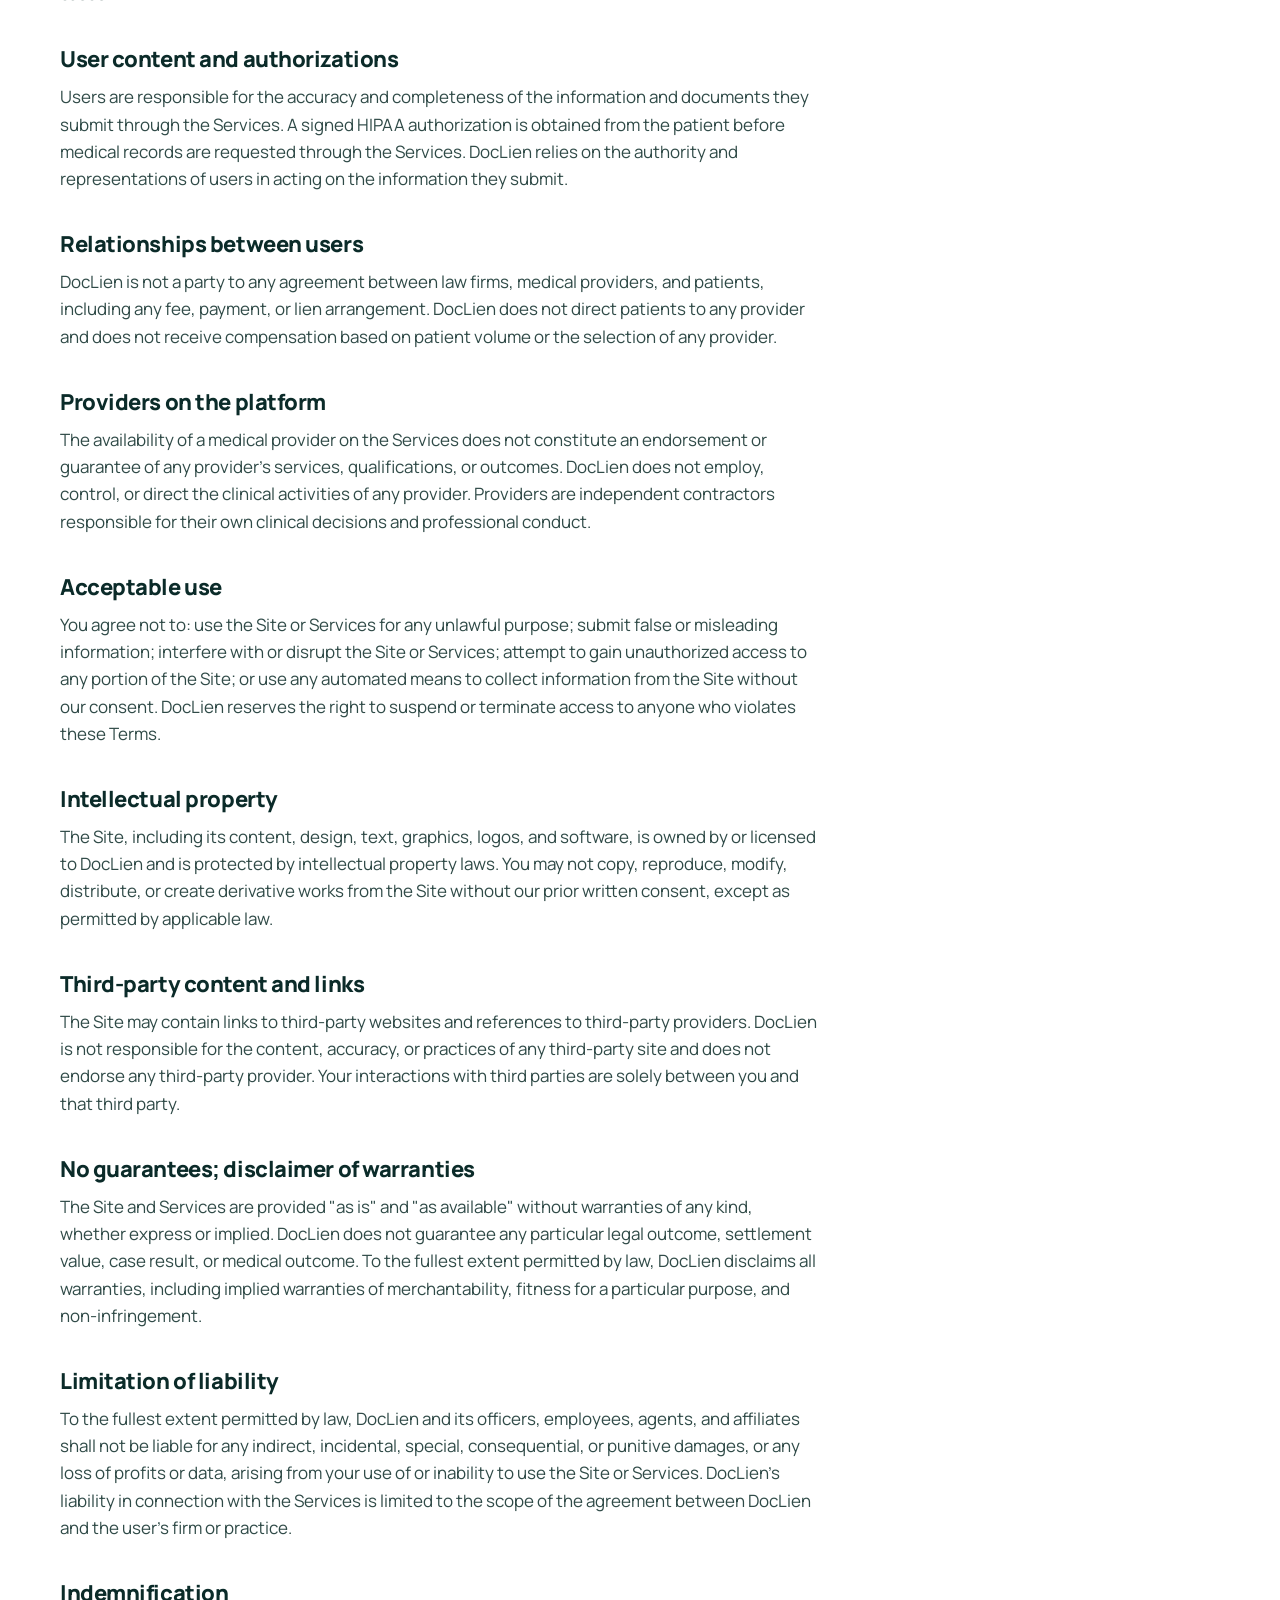
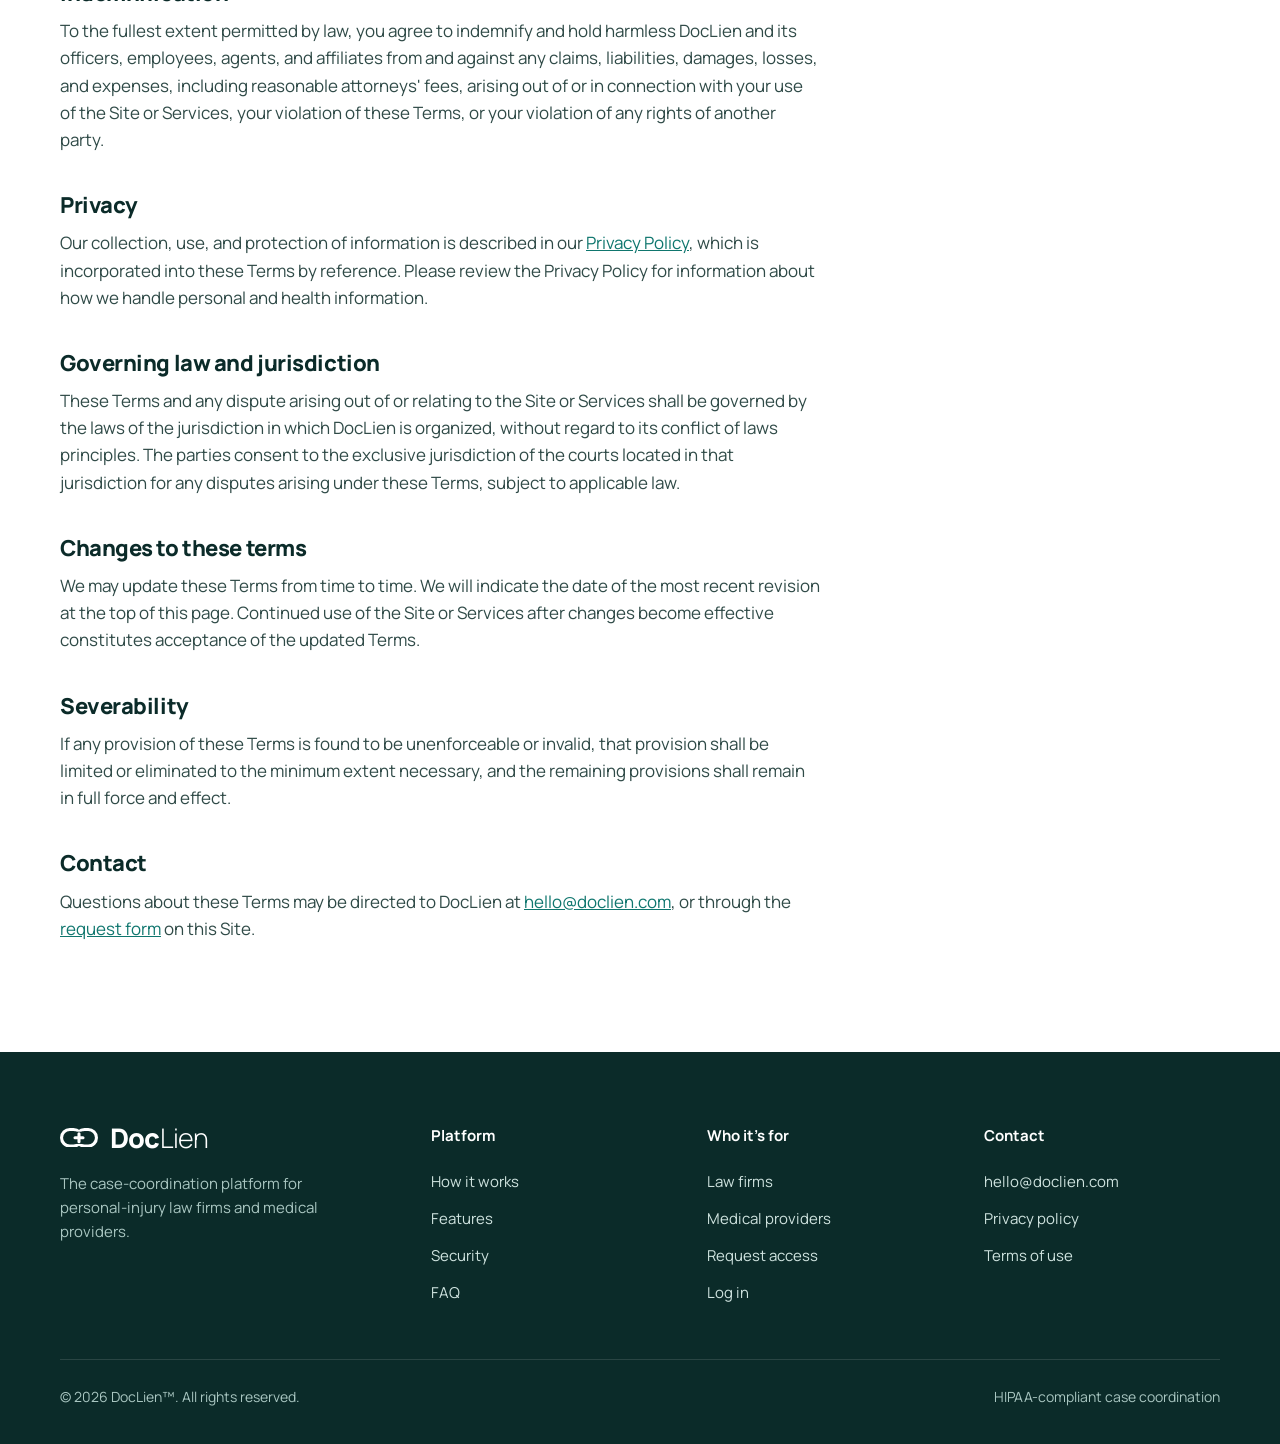
<file: terms.html>
<!doctype html>
<html lang="en">
<head>
<meta charset="utf-8">
<meta name="viewport" content="width=device-width,initial-scale=1">
<title>Terms of Use — DocLien</title>
<meta name="description" content="The terms that govern access to and use of the DocLien website and services.">
<link rel="canonical" href="https://doclien.com/terms">
<meta property="og:type" content="website"><meta property="og:site_name" content="DocLien">
<meta property="og:title" content="Terms of Use — DocLien"><meta property="og:description" content="The terms that govern access to and use of the DocLien website and services.">
<meta property="og:url" content="https://doclien.com/terms"><meta property="og:image" content="https://doclien.com/assets/og.png">
<meta name="theme-color" content="#0F766E">
<link rel="icon" href="/favicon.ico" sizes="32x32">
<link rel="icon" href="/favicon.svg" type="image/svg+xml">
<link rel="apple-touch-icon" href="/apple-touch-icon.png">
<link rel="manifest" href="/site.webmanifest">
<link rel="preload" href="/assets/fonts/manrope.woff2" as="font" type="font/woff2" crossorigin>
<link rel="stylesheet" href="styles.css">

</head>
<body>
<a class="skip" href="#main">Skip to content</a>
<header class="hdr"><div class="wrap">
<a class="logo" href="index.html" aria-label="DocLien home"><svg class="" viewBox="1 8 62 32" aria-hidden="true" focusable="false"><mask id="dlm16" maskUnits="userSpaceOnUse" x="0" y="0" width="64" height="48"><rect x="0" y="0" width="64" height="48" fill="#fff"/><path d="M32 14V34" stroke="#000" stroke-width="14"/><path d="M22 24H42" stroke="#000" stroke-width="14"/></mask><g mask="url(#dlm16)"><rect x="3.5" y="10.5" width="33" height="27" rx="13.5" fill="none" stroke="#0F766E" stroke-width="5"/><rect x="27.5" y="10.5" width="33" height="27" rx="13.5" fill="none" stroke="#2DB3A4" stroke-width="5"/></g><path d="M32 17.5V30.5" stroke="#0F766E" stroke-width="5" stroke-linecap="round"/><path d="M25.5 24H38.5" stroke="#0F766E" stroke-width="5" stroke-linecap="round"/></svg><span class="wm"><b>Doc</b><span>Lien</span></span></a>
<nav class="nav" aria-label="Main"><a href="index.html#how-it-works">How it works</a><a href="attorneys.html">For law firms</a><a href="providers.html">For providers</a><a href="index.html#faq">FAQ</a></nav>
<div class="hdr-cta"><a class="login" href="https://app.doclien.com">Log in</a><a class="btn btn-primary" href="request-access.html">Request access</a>
<button class="burger" aria-label="Menu" aria-expanded="false" aria-controls="mnav"><span></span></button></div>
</div>
<nav class="mnav" id="mnav" aria-label="Mobile"><a href="index.html#how-it-works">How it works</a><a href="attorneys.html">For law firms</a><a href="providers.html">For providers</a><a href="index.html#faq">FAQ</a><a href="https://app.doclien.com">Log in</a><a class="btn btn-primary" href="request-access.html">Request access</a></nav>
</header>
<main id="main">
<section class="phero"><div class="wrap"><p class="crumb"><a href="index.html">Home</a> / Terms of Use</p><h1 class="h2" style="font-size:clamp(36px,4.6vw,56px)">Terms of Use</h1></div></section>
<div class="wrap"><article class="legal"><p class="updated">Last updated: November 17, 2026</p><p>These Terms of Use govern your access to and use of the DocLien website and services.</p><h2>Acceptance of terms</h2><p>By accessing or using the DocLien website (the "Site") or the DocLien platform and related services (the "Services"), you agree to be bound by these Terms of Use (these "Terms"). If you do not agree to these Terms, you may not access or use the Site or Services.</p><h2>Description of services</h2><p>DocLien provides a case-coordination platform for personal injury law firms, medical providers, and patients. The Services include appointment scheduling, document exchange and electronic signatures, treatment tracking, notifications, and treatment and billing reports. DocLien provides coordination and administrative tools only. DocLien does not provide medical advice, render medical opinions, direct or influence clinical decisions, diagnose or treat any condition, or guarantee any legal or medical outcome. All clinical decisions are made independently by treating providers.</p><h2>No medical advice</h2><p>Information provided through the Site or Services is for coordination and general informational purposes only. It is not a substitute for professional medical advice, diagnosis, or treatment. Always seek the advice of a qualified healthcare provider with any questions regarding a medical condition. Never disregard professional medical advice or delay seeking it because of something you have read or received through the Services.</p><h2>No attorney-client relationship</h2><p>Nothing on the Site or in the Services creates an attorney-client relationship between DocLien and any visitor, or between any law firm and its clients through DocLien. DocLien is not a law firm and does not provide legal advice. The relationship between a law firm and its client is governed solely by the engagement between them.</p><h2>Eligibility and authority</h2><p>By using the Services, you represent and warrant that you are authorized to act on behalf of the law firm, medical practice, or patient you identify, and that the information you submit is accurate to the best of your knowledge.</p><h2>Accounts and security</h2><p>You are responsible for keeping your login credentials confidential and for all activity under your account. Notify us promptly at hello@doclien.com of any unauthorized use. Access to the Services is role-based, and each user may access only the information associated with that user's role and cases.</p><h2>User content and authorizations</h2><p>Users are responsible for the accuracy and completeness of the information and documents they submit through the Services. A signed HIPAA authorization is obtained from the patient before medical records are requested through the Services. DocLien relies on the authority and representations of users in acting on the information they submit.</p><h2>Relationships between users</h2><p>DocLien is not a party to any agreement between law firms, medical providers, and patients, including any fee, payment, or lien arrangement. DocLien does not direct patients to any provider and does not receive compensation based on patient volume or the selection of any provider.</p><h2>Providers on the platform</h2><p>The availability of a medical provider on the Services does not constitute an endorsement or guarantee of any provider's services, qualifications, or outcomes. DocLien does not employ, control, or direct the clinical activities of any provider. Providers are independent contractors responsible for their own clinical decisions and professional conduct.</p><h2>Acceptable use</h2><p>You agree not to: use the Site or Services for any unlawful purpose; submit false or misleading information; interfere with or disrupt the Site or Services; attempt to gain unauthorized access to any portion of the Site; or use any automated means to collect information from the Site without our consent. DocLien reserves the right to suspend or terminate access to anyone who violates these Terms.</p><h2>Intellectual property</h2><p>The Site, including its content, design, text, graphics, logos, and software, is owned by or licensed to DocLien and is protected by intellectual property laws. You may not copy, reproduce, modify, distribute, or create derivative works from the Site without our prior written consent, except as permitted by applicable law.</p><h2>Third-party content and links</h2><p>The Site may contain links to third-party websites and references to third-party providers. DocLien is not responsible for the content, accuracy, or practices of any third-party site and does not endorse any third-party provider. Your interactions with third parties are solely between you and that third party.</p><h2>No guarantees; disclaimer of warranties</h2><p>The Site and Services are provided "as is" and "as available" without warranties of any kind, whether express or implied. DocLien does not guarantee any particular legal outcome, settlement value, case result, or medical outcome. To the fullest extent permitted by law, DocLien disclaims all warranties, including implied warranties of merchantability, fitness for a particular purpose, and non-infringement.</p><h2>Limitation of liability</h2><p>To the fullest extent permitted by law, DocLien and its officers, employees, agents, and affiliates shall not be liable for any indirect, incidental, special, consequential, or punitive damages, or any loss of profits or data, arising from your use of or inability to use the Site or Services. DocLien's liability in connection with the Services is limited to the scope of the agreement between DocLien and the user's firm or practice.</p><h2>Indemnification</h2><p>To the fullest extent permitted by law, you agree to indemnify and hold harmless DocLien and its officers, employees, agents, and affiliates from and against any claims, liabilities, damages, losses, and expenses, including reasonable attorneys' fees, arising out of or in connection with your use of the Site or Services, your violation of these Terms, or your violation of any rights of another party.</p><h2>Privacy</h2><p>Our collection, use, and protection of information is described in our <a href="privacy.html">Privacy Policy</a>, which is incorporated into these Terms by reference. Please review the Privacy Policy for information about how we handle personal and health information.</p><h2>Governing law and jurisdiction</h2><p>These Terms and any dispute arising out of or relating to the Site or Services shall be governed by the laws of the jurisdiction in which DocLien is organized, without regard to its conflict of laws principles. The parties consent to the exclusive jurisdiction of the courts located in that jurisdiction for any disputes arising under these Terms, subject to applicable law.</p><h2>Changes to these terms</h2><p>We may update these Terms from time to time. We will indicate the date of the most recent revision at the top of this page. Continued use of the Site or Services after changes become effective constitutes acceptance of the updated Terms.</p><h2>Severability</h2><p>If any provision of these Terms is found to be unenforceable or invalid, that provision shall be limited or eliminated to the minimum extent necessary, and the remaining provisions shall remain in full force and effect.</p><h2>Contact</h2><p>Questions about these Terms may be directed to DocLien at <a href="mailto:hello@doclien.com">hello@doclien.com</a>, or through the <a href="request-access.html">request form</a> on this Site.</p></article></div>
</main>
<footer class="ftr"><div class="wrap">
<div class="top">
<div class="brand"><a class="logo on-dark" href="index.html" aria-label="DocLien home"><svg class="" viewBox="1 8 62 32" aria-hidden="true" focusable="false"><mask id="dlm17" maskUnits="userSpaceOnUse" x="0" y="0" width="64" height="48"><rect x="0" y="0" width="64" height="48" fill="#fff"/><path d="M32 14V34" stroke="#000" stroke-width="14"/><path d="M22 24H42" stroke="#000" stroke-width="14"/></mask><g mask="url(#dlm17)"><rect x="3.5" y="10.5" width="33" height="27" rx="13.5" fill="none" stroke="#FFFFFF" stroke-width="5"/><rect x="27.5" y="10.5" width="33" height="27" rx="13.5" fill="none" stroke="#FFFFFF" stroke-width="5"/></g><path d="M32 17.5V30.5" stroke="#FFFFFF" stroke-width="5" stroke-linecap="round"/><path d="M25.5 24H38.5" stroke="#FFFFFF" stroke-width="5" stroke-linecap="round"/></svg><span class="wm"><b>Doc</b><span>Lien</span></span></a><p>The case-coordination platform for personal-injury law firms and medical providers.</p></div>
<div><h4>Platform</h4><ul><li><a href="index.html#how-it-works">How it works</a></li><li><a href="index.html#platform">Features</a></li><li><a href="index.html#security">Security</a></li><li><a href="index.html#faq">FAQ</a></li></ul></div>
<div><h4>Who it's for</h4><ul><li><a href="attorneys.html">Law firms</a></li><li><a href="providers.html">Medical providers</a></li><li><a href="request-access.html">Request access</a></li><li><a href="https://app.doclien.com">Log in</a></li></ul></div>
<div><h4>Contact</h4><ul><li><a href="mailto:hello@doclien.com">hello@doclien.com</a></li><li><a href="privacy.html">Privacy policy</a></li><li><a href="terms.html">Terms of use</a></li></ul></div>
</div>
<div class="bottom"><span>© 2026 DocLien™. All rights reserved.</span><span>HIPAA-compliant case coordination</span></div>
</div></footer>
<script src="site.js" defer></script>
</body>
</html>
</file>
<file: styles.css>
/* DocLien — site styles. Brand: Continuum (Lien Teal, Signal, Deep Pine; Manrope). */
@font-face{font-family:Manrope;font-style:normal;font-weight:200 800;font-display:swap;src:url(/assets/fonts/manrope.woff2) format("woff2")}
:root{
  --pine:#0B2B29; --pine-2:#123B38; --teal:#0F766E; --teal-d:#0B5E58; --signal:#2DB3A4;
  --mist:#E6F2F0; --paper:#F7FAF9; --line:#D3E3E0; --ink:#0B2B29; --muted:#4D6663; --white:#fff;
  --r:14px; --wrap:1160px;
  --f:'Manrope','Avenir Next',system-ui,sans-serif;
}
*,*::before,*::after{box-sizing:border-box}
html{-webkit-text-size-adjust:100%;scroll-behavior:smooth}
@media (prefers-reduced-motion:reduce){html{scroll-behavior:auto}*,*::before,*::after{animation:none!important;transition:none!important}}
body{margin:0;font-family:var(--f);color:var(--ink);background:var(--white);font-size:17px;line-height:1.6;-webkit-font-smoothing:antialiased}
img,svg{display:block;max-width:100%}
a{color:var(--teal)}
h1,h2,h3{margin:0;line-height:1.1;letter-spacing:-.02em}
p{margin:0}
.wrap{width:min(var(--wrap),100% - 48px);margin-inline:auto}
:focus-visible{outline:3px solid var(--signal);outline-offset:3px;border-radius:6px}
.skip{position:absolute;left:-999px;top:8px;background:var(--pine);color:#fff;padding:10px 14px;border-radius:8px;z-index:99}
.skip:focus{left:8px}

/* Logo */
.logo{display:inline-flex;align-items:center;gap:12px;text-decoration:none;color:var(--pine)}
.logo svg{width:38px;height:auto;flex:none}
.wm{font-size:27px;letter-spacing:-.03em;line-height:1}
.wm b{font-weight:800;color:var(--pine)} .wm span{font-weight:300;color:var(--teal)}
.on-dark .wm b,.on-dark .wm span{color:#fff}

/* Buttons */
.btn{display:inline-flex;align-items:center;justify-content:center;gap:8px;font:700 15px/1 var(--f);padding:15px 22px;border-radius:999px;text-decoration:none;border:1.5px solid transparent;cursor:pointer;transition:background .15s,border-color .15s,color .15s;white-space:nowrap}
.btn-primary{background:var(--teal);color:#fff}.btn-primary:hover{background:var(--teal-d)}
.btn-ghost{border-color:var(--line);color:var(--pine);background:#fff}.btn-ghost:hover{border-color:var(--teal);color:var(--teal)}
.btn-light{background:#fff;color:var(--pine)}.btn-light:hover{background:var(--mist)}
.btn-line-light{border-color:rgba(255,255,255,.35);color:#fff}.btn-line-light:hover{border-color:#fff}

/* Header */
.hdr{position:sticky;top:0;z-index:50;background:rgba(255,255,255,.92);backdrop-filter:saturate(1.4) blur(10px);border-bottom:1px solid transparent;transition:border-color .2s}
.hdr.scrolled{border-bottom-color:var(--line)}
.hdr .wrap{display:flex;align-items:center;justify-content:space-between;height:74px;gap:24px}
.nav{display:flex;gap:4px}
.nav a{font-weight:600;font-size:15px;color:var(--muted);text-decoration:none;padding:8px 13px;border-radius:999px}
.nav a:hover{color:var(--pine);background:var(--paper)}
.nav a[aria-current=page]{color:var(--pine);background:var(--mist)}
.hdr-cta{display:flex;align-items:center;gap:8px}
.hdr-cta .login{font-weight:700;font-size:15px;color:var(--pine);text-decoration:none;padding:10px 14px}
.hdr-cta .login:hover{color:var(--teal)}
.hdr-cta .btn{padding:12px 18px}
.burger{display:none;background:none;border:0;width:44px;height:44px;border-radius:10px;cursor:pointer;color:var(--pine)}
.burger span,.burger span::before,.burger span::after{display:block;width:22px;height:2px;background:currentColor;border-radius:2px;position:relative;margin:auto;transition:transform .2s}
.burger span::before,.burger span::after{content:"";position:absolute;left:0}
.burger span::before{top:-7px}.burger span::after{top:7px}
.mnav{display:none}
@media (max-width:920px){
  .nav,.hdr-cta .login,.hdr-cta .btn{display:none}
  .burger{display:block}
  .mnav{display:block;position:fixed;inset:74px 0 auto 0;background:#fff;border-bottom:1px solid var(--line);padding:12px 24px 24px;transform:translateY(-8px);opacity:0;visibility:hidden;transition:.18s}
  .mnav.open{transform:none;opacity:1;visibility:visible}
  .mnav a{display:block;padding:14px 4px;font-weight:700;color:var(--pine);text-decoration:none;border-bottom:1px solid var(--line)}
  .mnav .btn{display:flex;margin-top:16px;border-bottom:0;color:#fff}
}

/* Display type: the Doc/Lien weight contrast, carried into headlines */
.dl-h{font-size:clamp(40px,5.6vw,68px);line-height:1.02;letter-spacing:-.035em}
.dl-h .heavy,.dl-h .light{text-wrap:balance}
.dl-h .heavy{display:block;font-weight:700;color:var(--pine)}
.dl-h .light{display:block;font-weight:300;color:var(--teal)}
.h2{font-size:clamp(32px,4vw,48px);font-weight:700;color:var(--pine)}
.h2 .light{font-weight:300;color:var(--teal)}
.lede{font-size:clamp(18px,1.6vw,20px);color:var(--muted);max-width:56ch}

/* Hero */
.hero{padding:72px 0 96px;background:linear-gradient(180deg,#fff 0%,var(--paper) 100%)}
.hero .wrap{display:grid;grid-template-columns:1.12fr .88fr;gap:56px;align-items:center}
.hero .lede{margin:26px 0 34px}
.hero-ctas{display:flex;gap:12px;flex-wrap:wrap}
.hero-note{margin-top:22px;font-size:14px;color:var(--muted);display:flex;align-items:center;gap:8px}
.hero-note svg{width:18px;color:var(--teal)}
@media (max-width:980px){.hero .wrap{grid-template-columns:1fr;gap:48px}.hero{padding:48px 0 72px}}

/* Case card (hero signature) */
.case{background:#fff;border:1px solid var(--line);border-radius:22px;box-shadow:0 30px 60px -30px rgba(11,43,41,.28),0 2px 6px rgba(11,43,41,.05);overflow:hidden}
.case-top{display:flex;justify-content:space-between;align-items:flex-start;padding:22px 24px 18px;border-bottom:1px solid var(--line)}
.case-top h3{font-size:18px;font-weight:800}
.case-top p{font-size:14px;color:var(--muted);margin-top:2px}
.tag{font-size:12px;font-weight:700;color:var(--teal);background:var(--mist);padding:5px 10px;border-radius:999px;white-space:nowrap}
.parties{display:grid;grid-template-columns:1fr auto 1fr;align-items:center;gap:10px;padding:16px 24px;background:var(--paper);border-bottom:1px solid var(--line)}
.party{font-size:13px;line-height:1.35}
.party b{display:block;font-size:14px;color:var(--pine)}
.party span{color:var(--muted)}
.party.r{text-align:right}
.parties svg{width:44px}
.steps{list-style:none;margin:0;padding:10px 24px 20px}
.steps li{display:grid;grid-template-columns:26px 1fr auto;gap:14px;align-items:start;padding:12px 0;position:relative}
.steps li:not(:last-child)::after{content:"";position:absolute;left:12px;top:40px;bottom:-8px;width:2px;background:var(--line)}
.steps li.done:not(:last-child)::after{background:var(--signal)}
.dot{width:26px;height:26px;border-radius:50%;border:2px solid var(--line);background:#fff;display:grid;place-items:center;transition:background .3s,border-color .3s}
.dot svg{width:14px;color:#fff;opacity:0;transform:scale(.6);transition:.3s}
.done .dot{background:var(--teal);border-color:var(--teal)}
.done .dot svg{opacity:1;transform:none}
.now .dot{border-color:var(--signal);box-shadow:0 0 0 5px rgba(45,179,164,.18)}
.steps b{display:block;font-size:15px;color:var(--pine)}
.steps span{font-size:13.5px;color:var(--muted)}
.steps time{font-size:12.5px;color:var(--muted);white-space:nowrap;padding-top:2px}
.js .steps li{opacity:.45;transition:opacity .4s}
.js .steps li.done,.js .steps li.now{opacity:1}

/* Sections */
.sec{padding:104px 0}
.sec-head{max-width:800px;margin-bottom:56px}
.sec-head .lede{margin-top:18px}
.paper{background:var(--paper)}

/* Two sides */
.sides{display:grid;grid-template-columns:1fr 120px 1fr;align-items:stretch}
.side{padding:40px;border:1px solid var(--line);border-radius:var(--r);background:#fff}
.side h3{font-size:26px;font-weight:800;color:var(--pine)}
.side>p{color:var(--muted);margin:10px 0 22px}
.side ul{list-style:none;margin:0 0 28px;padding:0}
.side li{padding:11px 0 11px 30px;border-top:1px solid var(--line);position:relative}
.side li::before{content:"";position:absolute;left:2px;top:19px;width:12px;height:12px;border-radius:50%;border:3px solid var(--teal)}

.side a.more{font-weight:700;text-decoration:none}
.side a.more:hover{text-decoration:underline}
.link{display:grid;place-items:center;position:relative}
.link::before{content:"";position:absolute;left:0;right:0;top:50%;height:2px;background:var(--line)}
.link span{position:relative;background:var(--white);padding:10px;border-radius:50%}
.link svg{width:64px}
@media (max-width:920px){.sides{grid-template-columns:1fr}.link{height:90px}.link::before{left:50%;right:auto;top:0;bottom:0;width:2px;height:auto;background:var(--line)}.side{padding:30px}}

/* How it works (dark) */
.dark{background:var(--pine);color:#cfe3df}
.dark .h2{color:#fff}.dark .h2 .light{color:#BFE3DD}
.dark .lede{color:#a9c6c1}
.flow{list-style:none;margin:0;padding:0;display:grid;grid-template-columns:repeat(4,1fr);gap:0;counter-reset:s;border-top:1px solid rgba(255,255,255,.14)}
.flow li{padding:30px 28px 8px 0;position:relative;counter-increment:s}
.flow li::before{content:counter(s);display:grid;place-items:center;width:40px;height:40px;border-radius:50%;background:var(--pine-2);border:1.5px solid var(--signal);color:#fff;font-weight:700;margin:-51px 0 22px}
.flow h3{font-size:20px;color:#fff;font-weight:800;margin-bottom:10px}
.flow p{font-size:15.5px}
.flow3{grid-template-columns:repeat(3,1fr)}
@media (max-width:920px){.flow{grid-template-columns:1fr 1fr;row-gap:24px;border-top:0}.flow li::before{margin:0 0 16px}}
@media (max-width:560px){.flow{grid-template-columns:1fr}}

/* Features */
.feats{display:grid;grid-template-columns:repeat(3,1fr);gap:0;border-top:1px solid var(--line)}
.feat{padding:34px 30px 34px 0;border-bottom:1px solid var(--line)}
.feat:not(:nth-child(3n+1)){padding-left:30px;border-left:1px solid var(--line)}
.feat svg{width:30px;height:30px;color:var(--teal);margin-bottom:18px}
.feat h3{font-size:19px;font-weight:800;margin-bottom:8px;color:var(--pine)}
.feat p{color:var(--muted);font-size:15.5px}
@media (max-width:920px){.feats{grid-template-columns:1fr 1fr}.feat,.feat:not(:nth-child(3n+1)){padding:28px 24px 28px 0;border-left:0}.feat:nth-child(2n){padding-left:24px;border-left:1px solid var(--line)}}
@media (max-width:560px){.feats{grid-template-columns:1fr}.feat:nth-child(2n){padding-left:0;border-left:0}}

/* Security band */
.secure{display:grid;grid-template-columns:.9fr 1.1fr;gap:64px;align-items:start}
.checks{list-style:none;margin:0;padding:0;display:grid;gap:0}
.checks li{display:grid;grid-template-columns:28px 1fr;gap:14px;padding:18px 0;border-bottom:1px solid var(--line)}
.checks li:first-child{border-top:1px solid var(--line)}
.checks svg{width:22px;color:var(--teal);margin-top:3px}
.checks b{display:block;color:var(--pine)}
.checks span{color:var(--muted);font-size:15.5px}
@media (max-width:920px){.secure{grid-template-columns:1fr;gap:36px}}

/* FAQ */
.faq{max-width:860px}
.faq details{border-bottom:1px solid var(--line)}
.faq details:first-of-type{border-top:1px solid var(--line)}
.faq summary{list-style:none;cursor:pointer;padding:22px 44px 22px 0;font-weight:700;font-size:18px;color:var(--pine);position:relative}
.faq summary::-webkit-details-marker{display:none}
.faq summary::after{content:"";position:absolute;right:6px;top:50%;width:12px;height:12px;border-right:2px solid var(--teal);border-bottom:2px solid var(--teal);transform:translateY(-70%) rotate(45deg);transition:transform .2s}
.faq details[open] summary::after{transform:translateY(-30%) rotate(-135deg)}
.faq details p{padding:0 0 24px;color:var(--muted);max-width:70ch}

/* CTA band */
.cta{background:var(--teal);color:#d9f1ed;border-radius:28px;padding:64px;display:grid;grid-template-columns:1.3fr auto;gap:40px;align-items:center;position:relative;overflow:hidden}
.cta h2{font-size:clamp(30px,3.6vw,44px);color:#fff;font-weight:700}
.cta h2 .light{font-weight:300;color:#bff0e8;display:block}
.cta p{margin-top:14px;max-width:52ch}
.cta-btns{display:flex;gap:12px;flex-wrap:wrap;position:relative}
.cta .mark-bg{position:absolute;right:-70px;bottom:-130px;width:560px;opacity:.1;pointer-events:none}
@media (max-width:860px){.cta{grid-template-columns:1fr;padding:44px 30px}}

/* Page hero (inner pages) */
.phero{padding:72px 0 64px;background:linear-gradient(180deg,#fff,var(--paper));border-bottom:1px solid var(--line)}
.phero .crumb{font-size:14px;font-weight:600;color:var(--muted);margin-bottom:18px}
.phero .crumb a{color:var(--muted);text-decoration:none}.phero .crumb a:hover{color:var(--teal)}
.phero .dl-h{font-size:clamp(38px,5.4vw,64px)}
.phero .lede{margin-top:22px}
.phero .hero-ctas{margin-top:32px}

/* Before / after */
.swap{display:grid;grid-template-columns:1fr 1fr;border:1px solid var(--line);border-radius:var(--r);overflow:hidden}
.swap>div{padding:34px 36px}
.swap .was{background:var(--paper)}
.swap .now{background:#fff;border-left:1px solid var(--line)}
.swap h3{font-size:15px;font-weight:700;color:var(--muted);margin-bottom:14px}
.swap .now h3{color:var(--teal)}
.swap ul{margin:0;padding:0;list-style:none}
.swap li{padding:12px 0;border-top:1px solid var(--line);font-size:16px}
.swap .was li{color:var(--muted);text-decoration:line-through;text-decoration-color:rgba(77,102,99,.45)}
.swap .now li{color:var(--pine);font-weight:600}
@media (max-width:760px){.swap{grid-template-columns:1fr}.swap .now{border-left:0;border-top:1px solid var(--line)}}

/* Form */
.form-wrap{display:grid;grid-template-columns:.85fr 1.15fr;gap:64px;align-items:start}
.form-aside h2{font-size:24px;font-weight:800;margin-bottom:14px}
.form-aside ol{margin:0;padding:0 0 0 20px;color:var(--muted)}
.form-aside ol li{padding:6px 0}
.form-aside .contact{margin-top:28px;padding-top:22px;border-top:1px solid var(--line);font-size:15.5px;color:var(--muted)}
.form-aside .contact a{font-weight:700}
form.card{background:#fff;border:1px solid var(--line);border-radius:20px;padding:36px;box-shadow:0 24px 50px -34px rgba(11,43,41,.3)}
.grid2{display:grid;grid-template-columns:1fr 1fr;gap:18px}
.field{display:flex;flex-direction:column;gap:7px;margin-bottom:18px}
.field label,.field legend{font-weight:700;font-size:14.5px;color:var(--pine)}
.field label small{font-weight:500;color:var(--muted)}
.field input,.field select,.field textarea{font:500 16px/1.4 var(--f);color:var(--ink);background:#fff;border:1.5px solid var(--line);border-radius:10px;padding:13px 14px;width:100%}
.field textarea{min-height:110px;resize:vertical}
.field input:focus,.field select:focus,.field textarea:focus{outline:0;border-color:var(--teal);box-shadow:0 0 0 4px rgba(15,118,110,.12)}
.field.bad input,.field.bad select,.field.bad textarea{border-color:#C2410C}
.field .err{display:none;font-size:13.5px;color:#9A3412;font-weight:600}
.field.bad .err{display:block}
fieldset.field{border:0;padding:0;margin:0 0 18px}
.roles{display:grid;grid-template-columns:1fr 1fr;gap:12px;margin-top:4px}
.role{position:relative}.role input{position:absolute;left:12px;top:12px;opacity:0;pointer-events:none}
.role label{display:block;border:1.5px solid var(--line);border-radius:12px;padding:16px;cursor:pointer;font-weight:700;color:var(--pine);transition:border-color .15s,background .15s}
.role label small{display:block;font-weight:500;color:var(--muted);font-size:13.5px;margin-top:2px}
.role input:checked+label{border-color:var(--teal);background:var(--mist)}
.role input:focus-visible+label{outline:3px solid var(--signal);outline-offset:2px}
.only-firm,.only-prov{display:none}
form[data-role=firm] .only-firm,form[data-role=provider] .only-prov{display:block}
.hp{position:absolute;left:-9999px}
.form-foot{display:flex;align-items:center;gap:16px;flex-wrap:wrap;margin-top:6px}
.form-foot p{font-size:13.5px;color:var(--muted);flex:1;min-width:220px}
.form-msg{display:none;margin-top:18px;padding:14px 16px;border-radius:10px;font-weight:600;font-size:15px}
.form-msg.show{display:block}
.form-msg.ok{background:var(--mist);color:var(--teal-d)}
.form-msg.bad{background:#FFF1E8;color:#9A3412}
.form-msg.info{background:#EEF3F8;color:#2B4A66}
@media (max-width:920px){.form-wrap{grid-template-columns:1fr;gap:40px}.form-aside{order:2}}
@media (max-width:560px){.grid2,.roles{grid-template-columns:1fr}form.card{padding:24px}}

/* Legal */
.legal{max-width:760px;padding:64px 0 96px}
.legal h2{font-size:22px;font-weight:800;margin:40px 0 12px;color:var(--pine)}
.legal p{color:#2f4a47;margin-bottom:14px}
.legal .updated{color:var(--muted);font-size:15px}

/* Footer */
.ftr{background:var(--pine);color:#a9c6c1;padding:72px 0 36px;margin-top:0}
.ftr .top{display:grid;grid-template-columns:1.4fr 1fr 1fr 1fr;gap:40px;padding-bottom:48px;border-bottom:1px solid rgba(255,255,255,.12)}
.ftr p{font-size:15px;max-width:34ch;margin-top:18px}
.ftr h4{margin:0 0 14px;color:#fff;font-size:15px}
.ftr ul{list-style:none;margin:0;padding:0}
.ftr li{padding:5px 0}
.ftr a{color:#cfe3df;text-decoration:none;font-size:15px}
.ftr a:hover{color:#fff;text-decoration:underline}
.ftr .bottom{display:flex;justify-content:space-between;gap:16px;flex-wrap:wrap;padding-top:26px;font-size:14px}
@media (max-width:860px){.ftr .top{grid-template-columns:1fr 1fr}.ftr .brand{grid-column:1/-1}}

.reveal-none{}
.notfound{padding:120px 0;text-align:left}
.notfound .hero-ctas{margin-top:30px}
</file>
